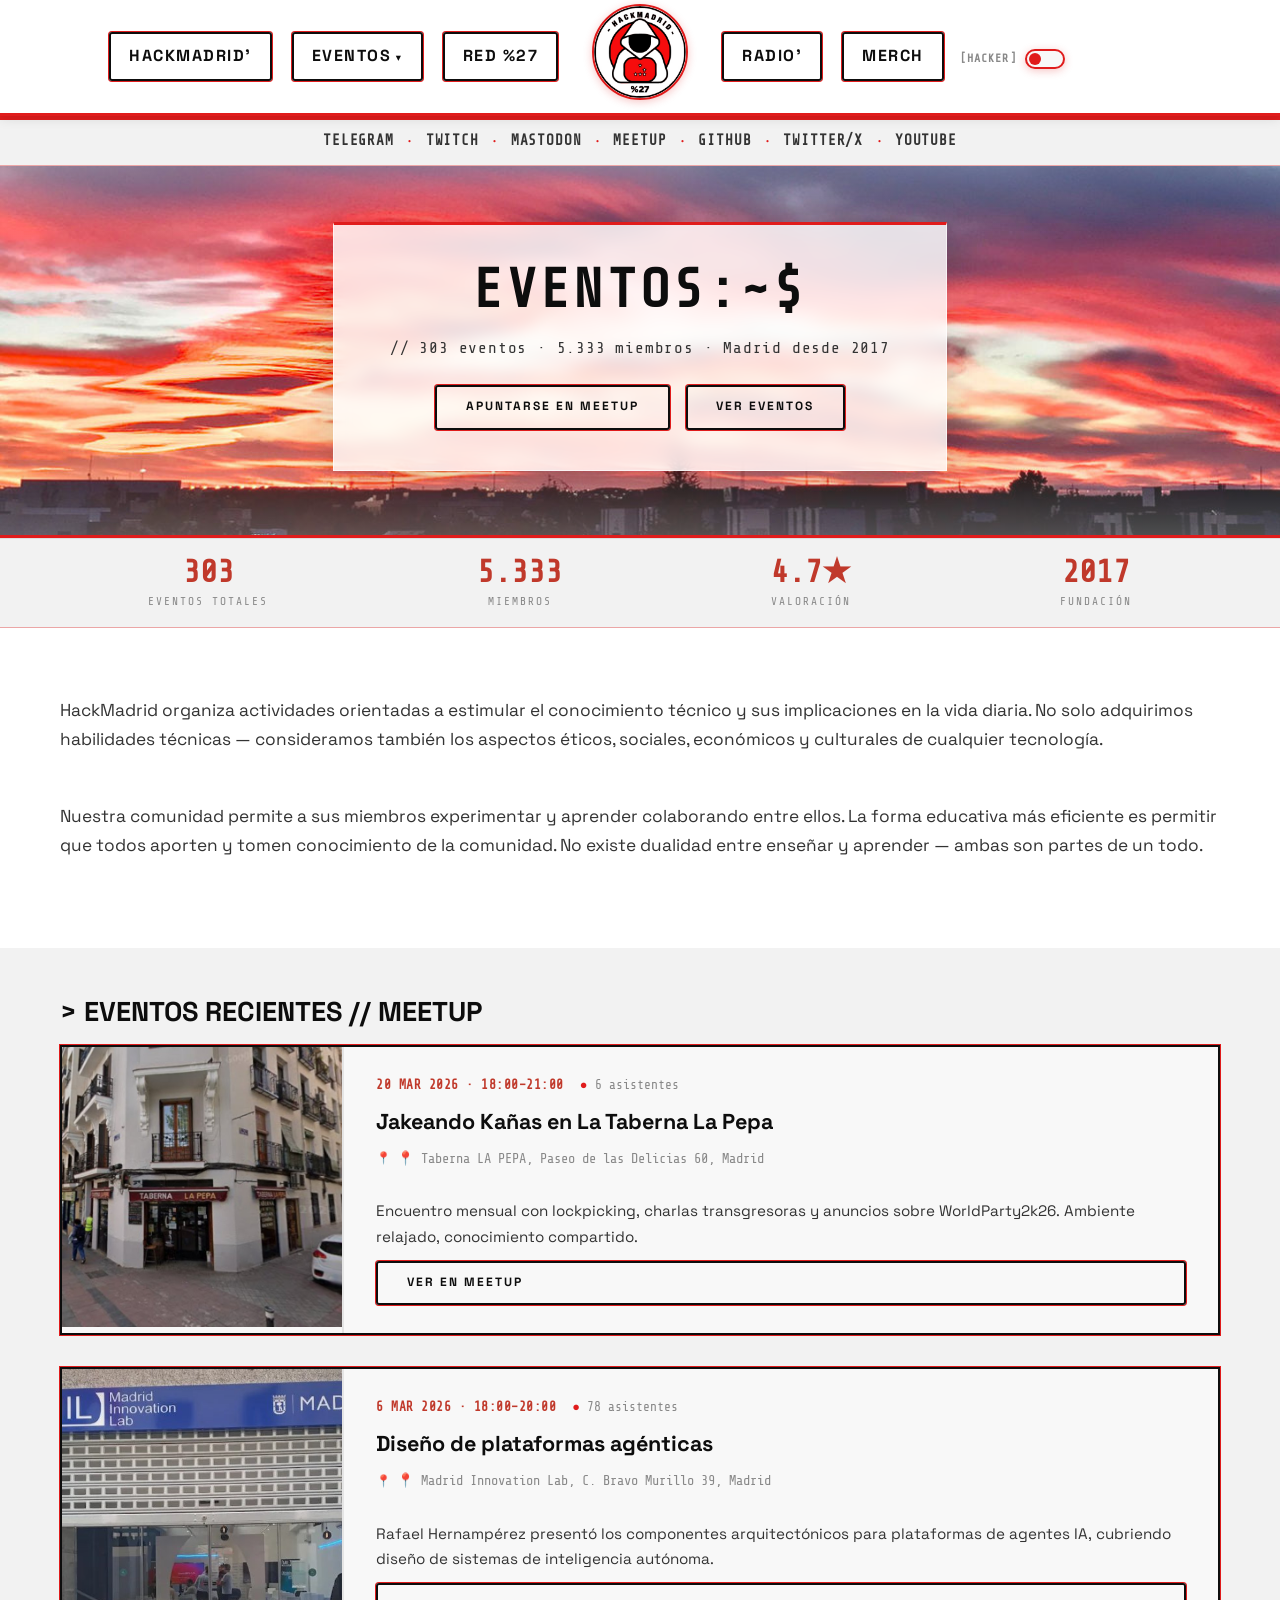
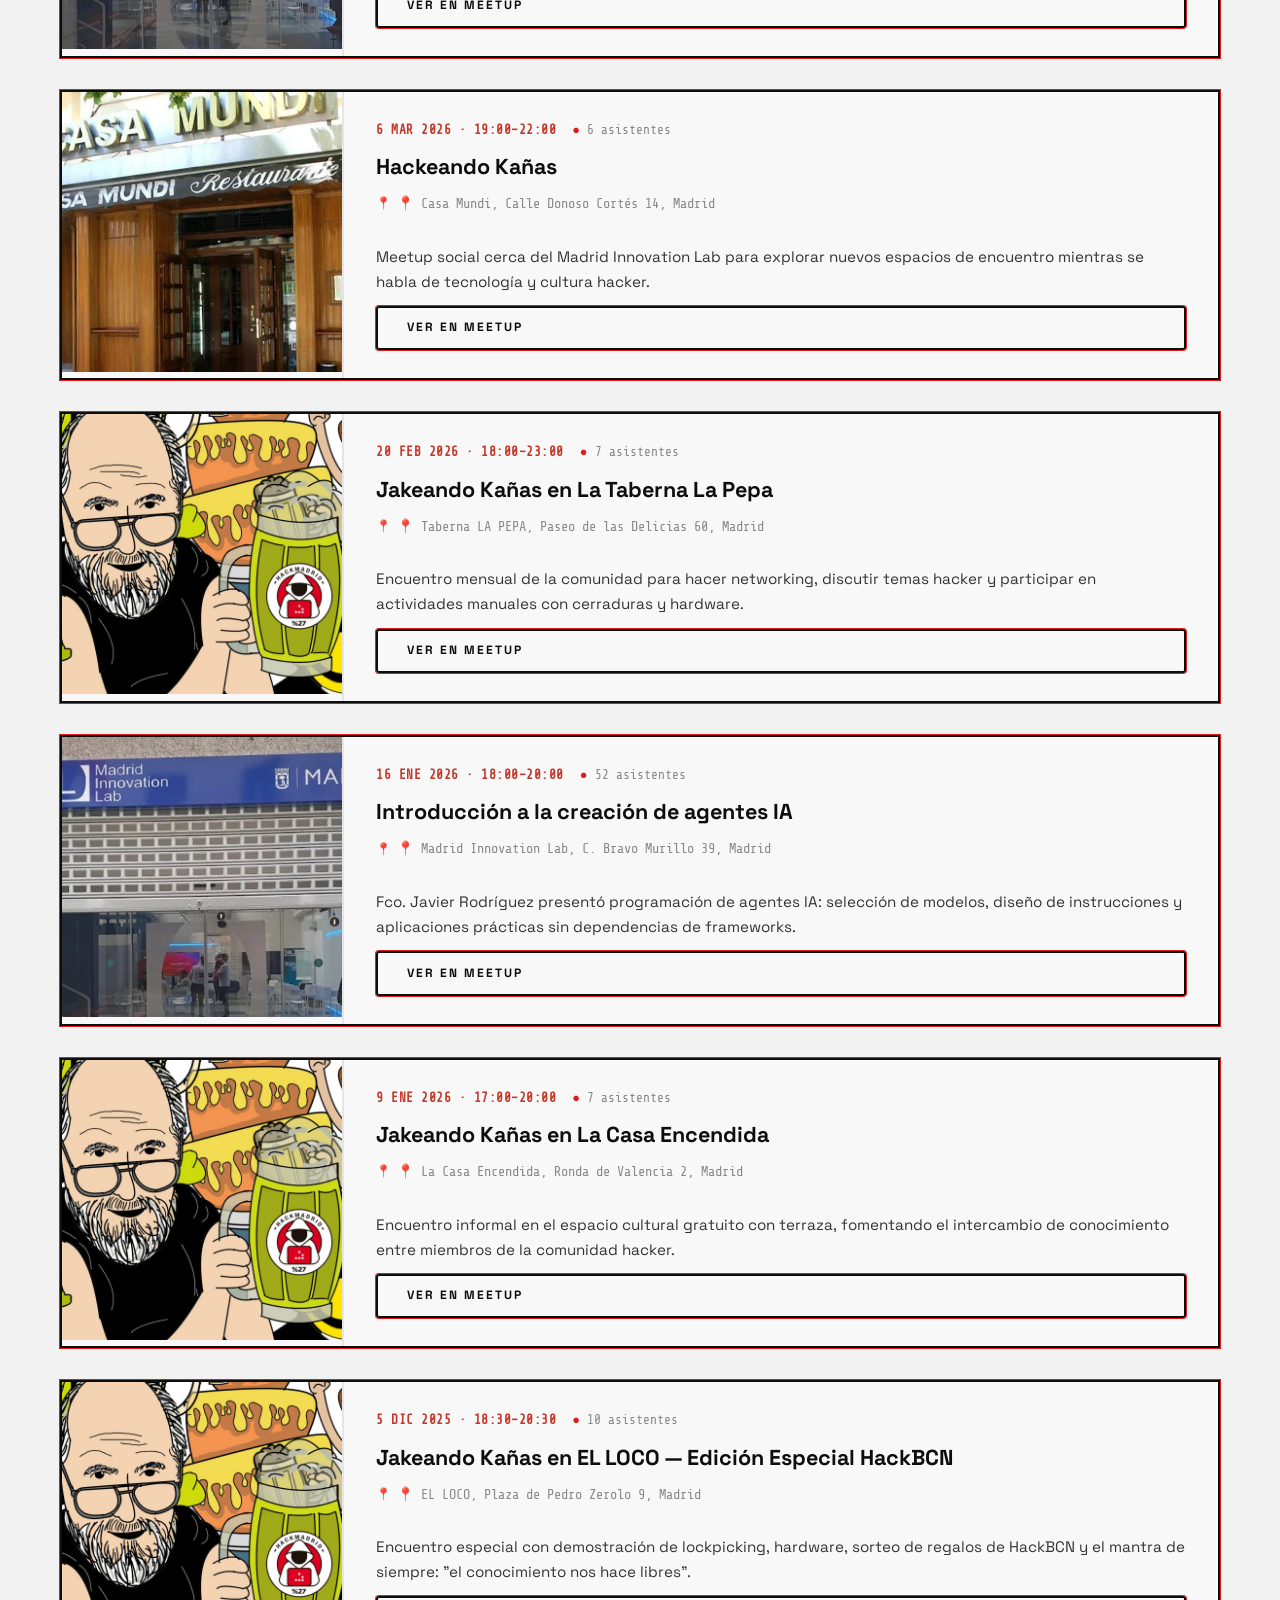
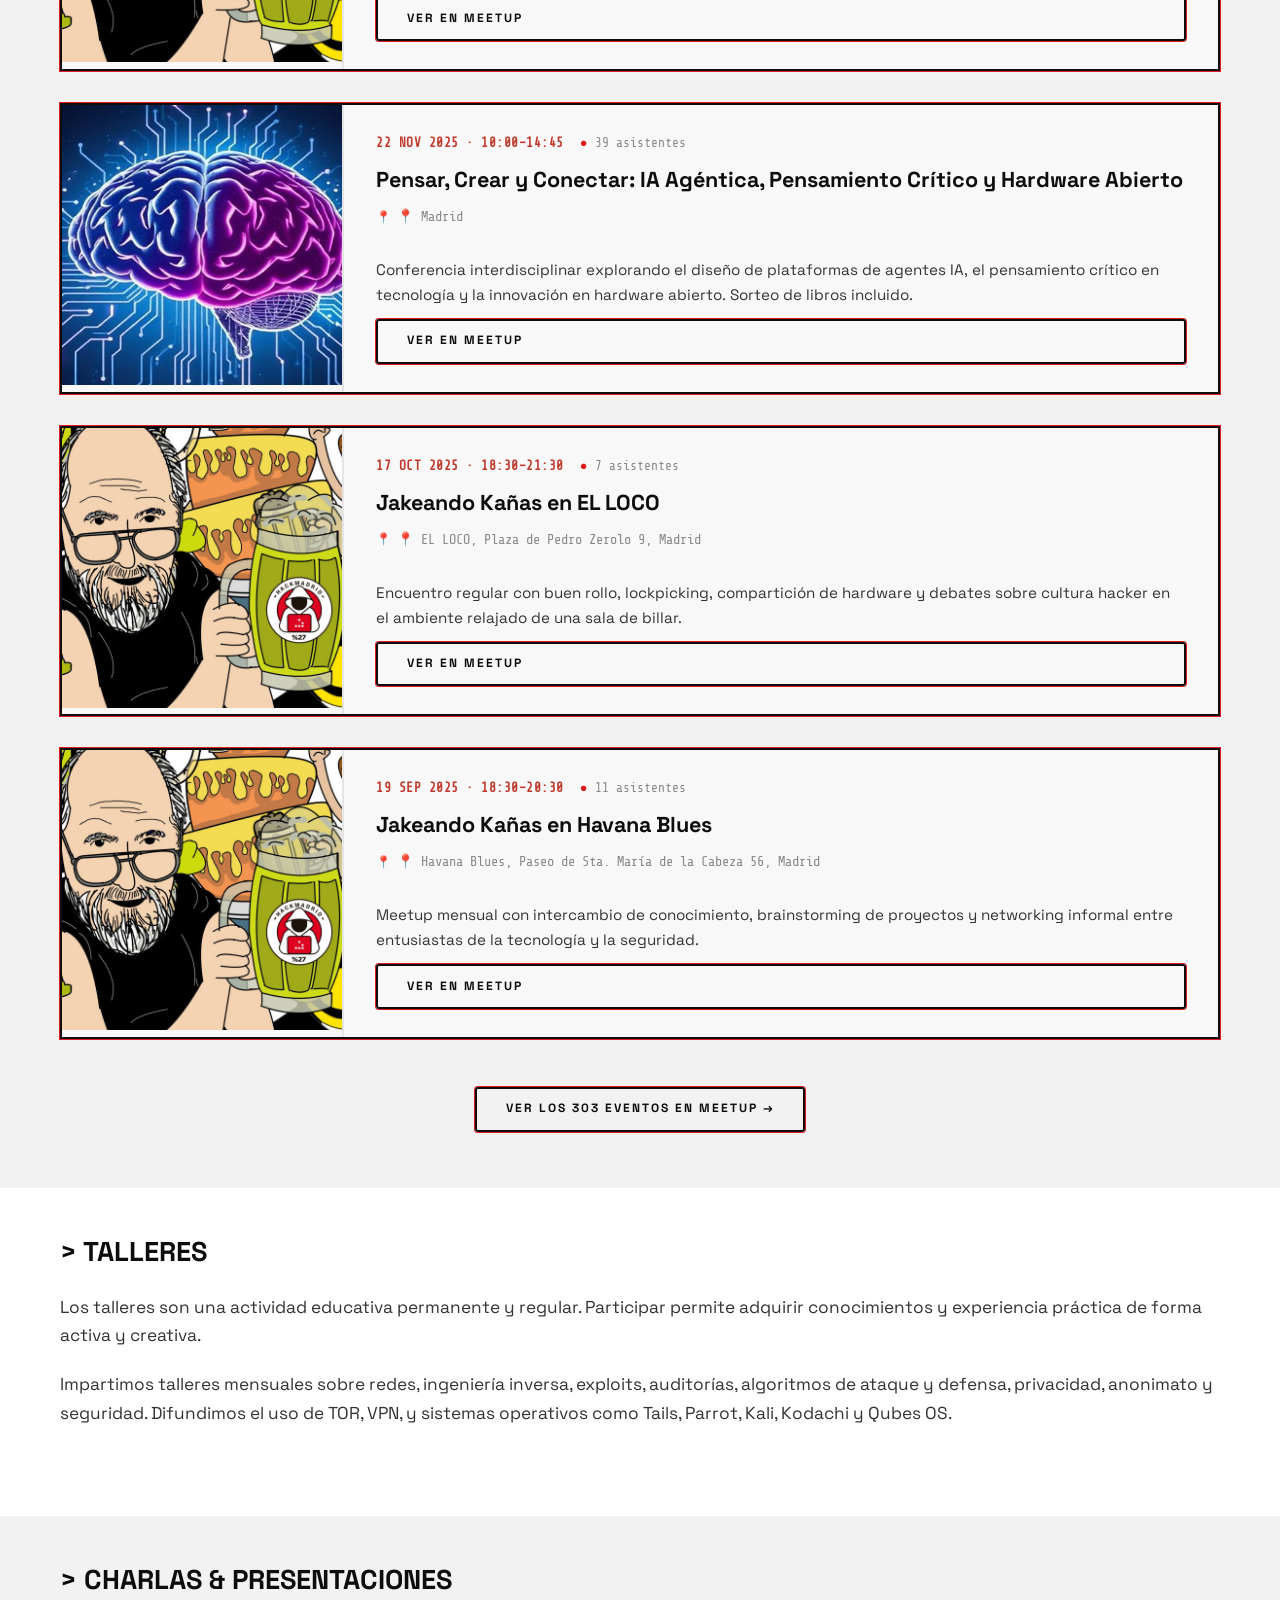
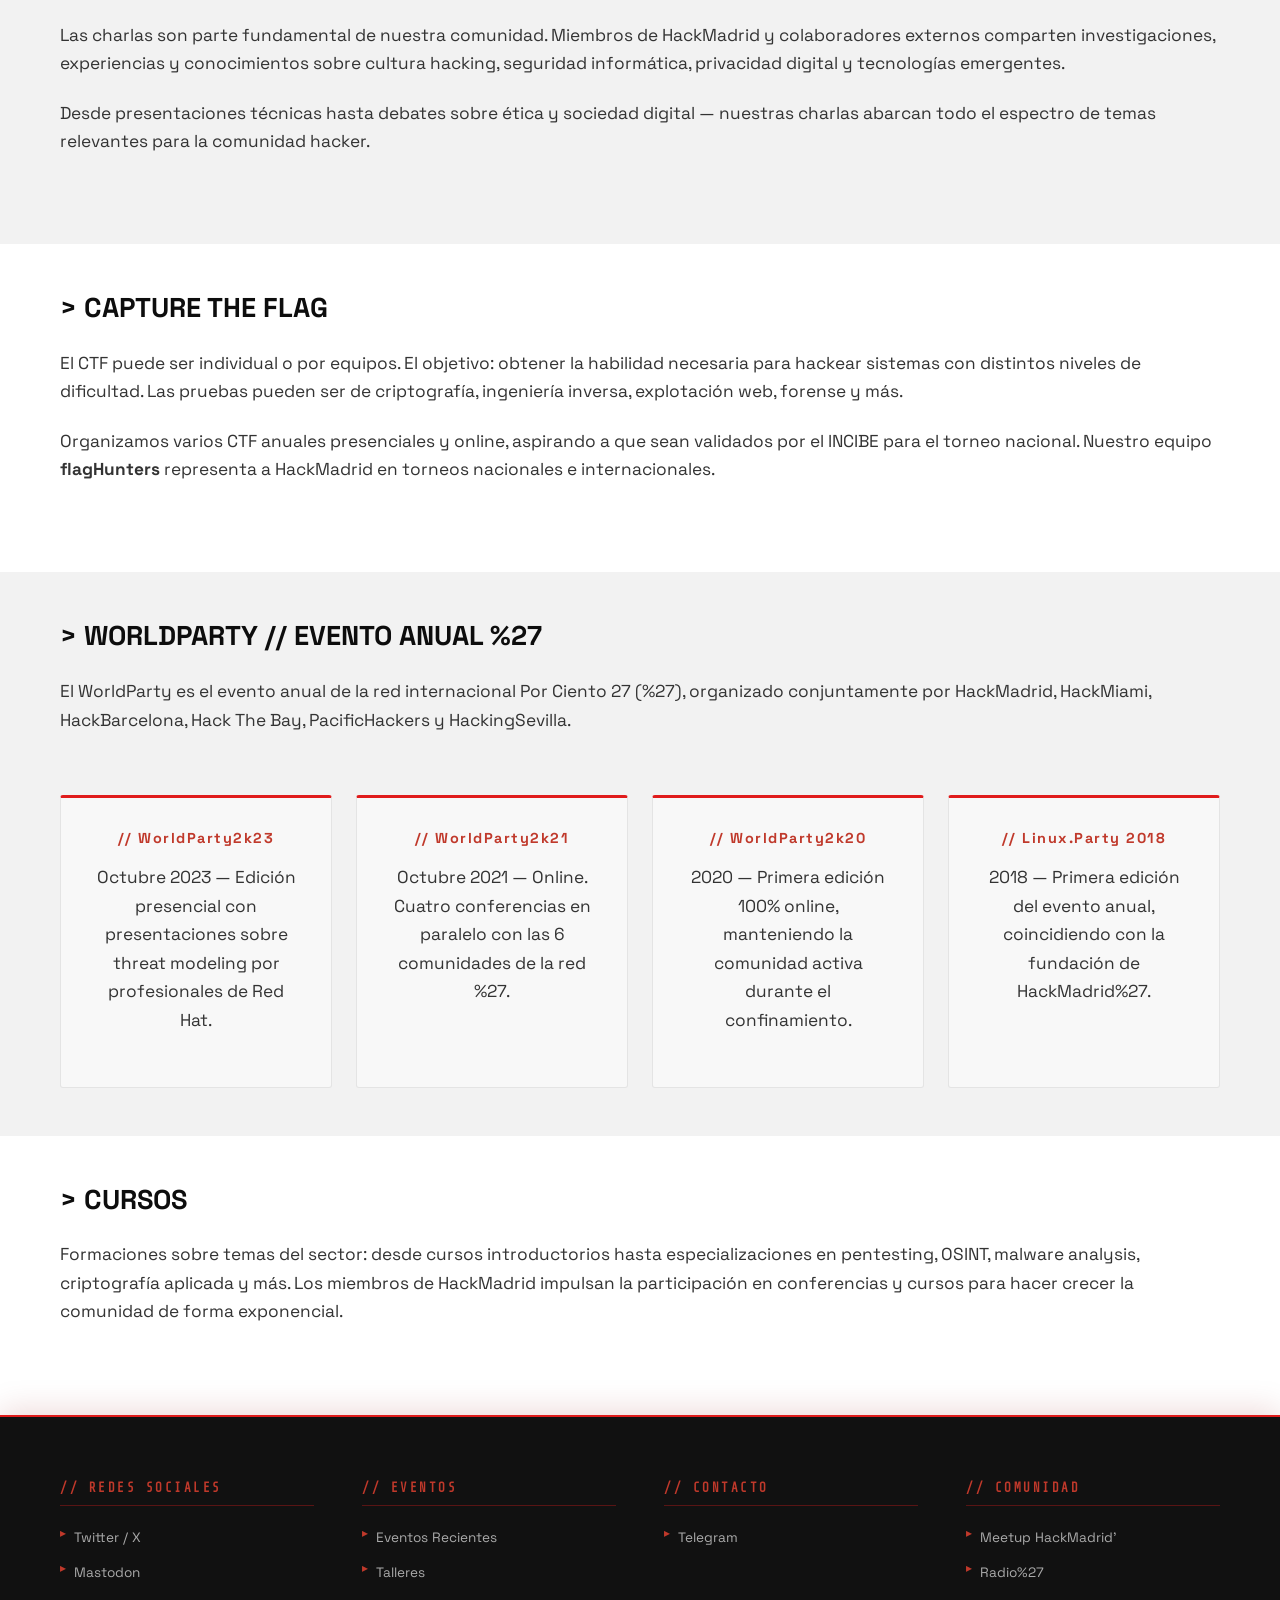
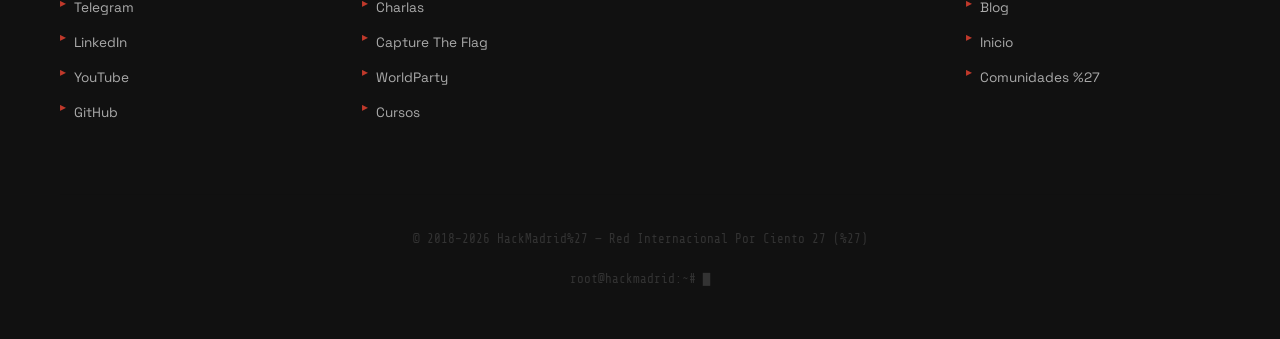
<file: eventos.html>
<!DOCTYPE html>
<html lang="es">
<head>
  <meta charset="UTF-8">
  <meta name="viewport" content="width=device-width, initial-scale=1.0">
  <meta name="description" content="Eventos HackMadrid%27 — Talleres, charlas, CTF, WorldParty y encuentros de la comunidad hacker de Madrid.">
  <meta name="theme-color" content="#8B0000">
  <link rel="icon" type="image/png" sizes="32x32" href="assets/images/logos/cropped-logo_hackmadrid_sin_fondo-32x32.png">
  <link rel="shortcut icon" href="assets/images/logos/cropped-logo_hackmadrid_sin_fondo-32x32.png">
  <title>Eventos — HackMadrid%27</title>
  <link rel="stylesheet" href="css/cyberpunk-style.css">
</head>
<body>

  <!-- Mobile Menu Checkbox -->
  <input type="checkbox" id="mobile-menu-toggle" class="mobile-menu-checkbox" aria-hidden="true">
  <input type="checkbox" id="theme-toggle" class="theme-toggle-checkbox">

  <!-- Header -->
  <header class="site-header">
    <div class="header-inner">
      <nav class="main-nav" aria-label="Navegación principal">
        <ul class="nav-left">
          <li><a href="index.html">HACKMADRID'</a></li>
          <li class="menu-item-has-children">
            <a href="eventos.html">EVENTOS</a>
            <ul class="sub-menu">
              <li><a href="eventos.html#talleres">Talleres</a></li>
              <li><a href="eventos.html#presentaciones">Charlas</a></li>
              <li><a href="eventos.html#capture-the-flag">Capture the Flag</a></li>
              <li><a href="eventos.html#worldparty">WorldParty</a></li>
              <li><a href="eventos.html#cursos">Cursos</a></li>
            </ul>
          </li>
          <li><a href="index.html#comunicaciones">RED %27</a></li>
        </ul>
      </nav>

      <div class="site-logo">
        <a href="index.html" aria-label="HackMadrid Home">
          <img src="assets/images/logos/logo_hackmadrid_sin_fondo.png" alt="HackMadrid Logo" width="96" height="96">
        </a>
      </div>

      <nav class="main-nav" aria-label="Navegación secundaria">
        <ul class="nav-right">
          <li><a href="https://anchor.fm/radio27" target="_blank" rel="noopener noreferrer">RADIO'</a></li>
          <li><a href="merchdacing.html">MERCH</a></li>
          <li class="nav-hacker-toggle">
            <label for="theme-toggle" class="hacker-toggle-btn" aria-label="Activar modo hacker">
              [HACKER]<span class="toggle-track"><span class="toggle-thumb"></span></span>
            </label>
          </li>
        </ul>
      </nav>

      <label for="mobile-menu-toggle" class="mobile-menu-toggle" aria-label="Abrir menú">☰</label>
    </div>
  </header>

  <!-- Social Bar -->
  <div class="social-bar">
    <div class="social-bar-inner">
      <a href="https://t.me/hackmadrid" target="_blank" rel="noopener noreferrer">Telegram</a>
      <span class="social-sep">·</span>
      <a href="https://twitch.tv/hackmadrid" target="_blank" rel="noopener noreferrer">Twitch</a>
      <span class="social-sep">·</span>
      <a href="https://mastodon.social/@hackmadrid" target="_blank" rel="noopener noreferrer">Mastodon</a>
      <span class="social-sep">·</span>
      <a href="https://www.meetup.com/hackmadrid-27/" target="_blank" rel="noopener noreferrer">Meetup</a>
      <span class="social-sep">·</span>
      <a href="https://github.com/HackMadrid" target="_blank" rel="noopener noreferrer">GitHub</a>
      <span class="social-sep">·</span>
      <a href="https://twitter.com/hackmadrid" target="_blank" rel="noopener noreferrer">Twitter/X</a>
      <span class="social-sep">·</span>
      <a href="https://youtube.com/@hackmadrid" target="_blank" rel="noopener noreferrer">YouTube</a>
    </div>
  </div>

  <main>

    <!-- HERO -->
    <section class="hero-section">
      <div class="container">
        <div class="hero-content">
          <h1 class="glitch">EVENTOS:~$</h1>
          <p class="hero-subtitle">// 303 eventos · 5.333 miembros · Madrid desde 2017</p>
          <div class="hero-actions">
            <a href="https://www.meetup.com/hackmadrid-27/" target="_blank" rel="noopener noreferrer" class="btn">APUNTARSE EN MEETUP</a>
            <a href="eventos.html#recientes" class="btn">VER EVENTOS</a>
          </div>
        </div>
      </div>
    </section>

    <!-- INTRO -->
    <div class="stats-bar">
      <div class="stats-inner">
        <div class="stat-item">
          <span class="stat-number">303</span>
          <span class="stat-label">Eventos totales</span>
        </div>
        <div class="stat-item">
          <span class="stat-number">5.333</span>
          <span class="stat-label">Miembros</span>
        </div>
        <div class="stat-item">
          <span class="stat-number">4.7★</span>
          <span class="stat-label">Valoración</span>
        </div>
        <div class="stat-item">
          <span class="stat-number">2017</span>
          <span class="stat-label">Fundación</span>
        </div>
      </div>
    </div>

    <!-- DESCRIPCION -->
    <section class="section">
      <div class="container">
        <div class="content-box">
          <p>HackMadrid organiza actividades orientadas a estimular el conocimiento técnico y sus implicaciones en la vida diaria. No solo adquirimos habilidades técnicas — consideramos también los aspectos éticos, sociales, económicos y culturales de cualquier tecnología.</p>
        </div>
        <div class="content-box">
          <p>Nuestra comunidad permite a sus miembros experimentar y aprender colaborando entre ellos. La forma educativa más eficiente es permitir que todos aporten y tomen conocimiento de la comunidad. No existe dualidad entre enseñar y aprender — ambas son partes de un todo.</p>
        </div>
      </div>
    </section>

    <!-- EVENTOS RECIENTES -->
    <section id="recientes" class="section section-dark">
      <div class="container">
        <h2>> EVENTOS RECIENTES // MEETUP</h2>

        <div class="events-list">

          <!-- Evento 1 -->
          <article class="event-item">
            <div class="event-item-img">
              <img src="assets/images/events/event-jakeando-taberna2.jpeg"
                   alt="Jakeando Kañas en La Taberna La Pepa" loading="lazy">
            </div>
            <div class="event-item-body">
              <div class="event-item-meta">
                <span class="event-item-date">20 Mar 2026 · 18:00–21:00</span>
                <span class="event-item-attendees">6 asistentes</span>
              </div>
              <h3 class="event-item-title">Jakeando Kañas en La Taberna La Pepa</h3>
              <p class="event-item-location">📍 Taberna LA PEPA, Paseo de las Delicias 60, Madrid</p>
              <p class="event-item-desc">Encuentro mensual con lockpicking, charlas transgresoras y anuncios sobre WorldParty2k26. Ambiente relajado, conocimiento compartido.</p>
              <a href="https://www.meetup.com/hackmadrid-27/" target="_blank" rel="noopener noreferrer" class="btn">VER EN MEETUP</a>
            </div>
          </article>

          <!-- Evento 2 -->
          <article class="event-item">
            <div class="event-item-img">
              <img src="assets/images/events/event-plataformas-agenticas.jpeg"
                   alt="Diseño de plataformas agénticas" loading="lazy">
            </div>
            <div class="event-item-body">
              <div class="event-item-meta">
                <span class="event-item-date">6 Mar 2026 · 18:00–20:00</span>
                <span class="event-item-attendees">78 asistentes</span>
              </div>
              <h3 class="event-item-title">Diseño de plataformas agénticas</h3>
              <p class="event-item-location">📍 Madrid Innovation Lab, C. Bravo Murillo 39, Madrid</p>
              <p class="event-item-desc">Rafael Hernampérez presentó los componentes arquitectónicos para plataformas de agentes IA, cubriendo diseño de sistemas de inteligencia autónoma.</p>
              <a href="https://www.meetup.com/hackmadrid-27/" target="_blank" rel="noopener noreferrer" class="btn">VER EN MEETUP</a>
            </div>
          </article>

          <!-- Evento 3 -->
          <article class="event-item">
            <div class="event-item-img">
              <img src="assets/images/events/event-hackeando-kanas.jpeg"
                   alt="Hackeando Kañas" loading="lazy">
            </div>
            <div class="event-item-body">
              <div class="event-item-meta">
                <span class="event-item-date">6 Mar 2026 · 19:00–22:00</span>
                <span class="event-item-attendees">6 asistentes</span>
              </div>
              <h3 class="event-item-title">Hackeando Kañas</h3>
              <p class="event-item-location">📍 Casa Mundi, Calle Donoso Cortés 14, Madrid</p>
              <p class="event-item-desc">Meetup social cerca del Madrid Innovation Lab para explorar nuevos espacios de encuentro mientras se habla de tecnología y cultura hacker.</p>
              <a href="https://www.meetup.com/hackmadrid-27/" target="_blank" rel="noopener noreferrer" class="btn">VER EN MEETUP</a>
            </div>
          </article>

          <!-- Evento 4 -->
          <article class="event-item">
            <div class="event-item-img">
              <img src="assets/images/events/event-jakeando-kanas-feb.jpeg"
                   alt="Jakeando Kañas febrero 2026" loading="lazy">
            </div>
            <div class="event-item-body">
              <div class="event-item-meta">
                <span class="event-item-date">20 Feb 2026 · 18:00–23:00</span>
                <span class="event-item-attendees">7 asistentes</span>
              </div>
              <h3 class="event-item-title">Jakeando Kañas en La Taberna La Pepa</h3>
              <p class="event-item-location">📍 Taberna LA PEPA, Paseo de las Delicias 60, Madrid</p>
              <p class="event-item-desc">Encuentro mensual de la comunidad para hacer networking, discutir temas hacker y participar en actividades manuales con cerraduras y hardware.</p>
              <a href="https://www.meetup.com/hackmadrid-27/" target="_blank" rel="noopener noreferrer" class="btn">VER EN MEETUP</a>
            </div>
          </article>

          <!-- Evento 5 -->
          <article class="event-item">
            <div class="event-item-img">
              <img src="assets/images/events/event-agentes-ia.jpeg"
                   alt="Introducción a la creación de agentes IA" loading="lazy">
            </div>
            <div class="event-item-body">
              <div class="event-item-meta">
                <span class="event-item-date">16 Ene 2026 · 18:00–20:00</span>
                <span class="event-item-attendees">52 asistentes</span>
              </div>
              <h3 class="event-item-title">Introducción a la creación de agentes IA</h3>
              <p class="event-item-location">📍 Madrid Innovation Lab, C. Bravo Murillo 39, Madrid</p>
              <p class="event-item-desc">Fco. Javier Rodríguez presentó programación de agentes IA: selección de modelos, diseño de instrucciones y aplicaciones prácticas sin dependencias de frameworks.</p>
              <a href="https://www.meetup.com/hackmadrid-27/" target="_blank" rel="noopener noreferrer" class="btn">VER EN MEETUP</a>
            </div>
          </article>

          <!-- Evento 6 -->
          <article class="event-item">
            <div class="event-item-img">
              <img src="assets/images/events/event-jakeando-kanas-feb.jpeg"
                   alt="Jakeando Kañas en La Casa Encendida" loading="lazy">
            </div>
            <div class="event-item-body">
              <div class="event-item-meta">
                <span class="event-item-date">9 Ene 2026 · 17:00–20:00</span>
                <span class="event-item-attendees">7 asistentes</span>
              </div>
              <h3 class="event-item-title">Jakeando Kañas en La Casa Encendida</h3>
              <p class="event-item-location">📍 La Casa Encendida, Ronda de Valencia 2, Madrid</p>
              <p class="event-item-desc">Encuentro informal en el espacio cultural gratuito con terraza, fomentando el intercambio de conocimiento entre miembros de la comunidad hacker.</p>
              <a href="https://www.meetup.com/hackmadrid-27/" target="_blank" rel="noopener noreferrer" class="btn">VER EN MEETUP</a>
            </div>
          </article>

          <!-- Evento 7 -->
          <article class="event-item">
            <div class="event-item-img">
              <img src="assets/images/events/event-jakeando-loco.jpeg"
                   alt="Jakeando Kañas HackBCN Edition" loading="lazy">
            </div>
            <div class="event-item-body">
              <div class="event-item-meta">
                <span class="event-item-date">5 Dic 2025 · 18:30–20:30</span>
                <span class="event-item-attendees">10 asistentes</span>
              </div>
              <h3 class="event-item-title">Jakeando Kañas en EL LOCO — Edición Especial HackBCN</h3>
              <p class="event-item-location">📍 EL LOCO, Plaza de Pedro Zerolo 9, Madrid</p>
              <p class="event-item-desc">Encuentro especial con demostración de lockpicking, hardware, sorteo de regalos de HackBCN y el mantra de siempre: "el conocimiento nos hace libres".</p>
              <a href="https://www.meetup.com/hackmadrid-27/" target="_blank" rel="noopener noreferrer" class="btn">VER EN MEETUP</a>
            </div>
          </article>

          <!-- Evento 8 -->
          <article class="event-item">
            <div class="event-item-img">
              <img src="assets/images/events/event-pensar-crear-conectar.jpeg"
                   alt="Pensar, Crear y Conectar" loading="lazy">
            </div>
            <div class="event-item-body">
              <div class="event-item-meta">
                <span class="event-item-date">22 Nov 2025 · 10:00–14:45</span>
                <span class="event-item-attendees">39 asistentes</span>
              </div>
              <h3 class="event-item-title">Pensar, Crear y Conectar: IA Agéntica, Pensamiento Crítico y Hardware Abierto</h3>
              <p class="event-item-location">📍 Madrid</p>
              <p class="event-item-desc">Conferencia interdisciplinar explorando el diseño de plataformas de agentes IA, el pensamiento crítico en tecnología y la innovación en hardware abierto. Sorteo de libros incluido.</p>
              <a href="https://www.meetup.com/hackmadrid-27/" target="_blank" rel="noopener noreferrer" class="btn">VER EN MEETUP</a>
            </div>
          </article>

          <!-- Evento 9 -->
          <article class="event-item">
            <div class="event-item-img">
              <img src="assets/images/events/event-jakeando-loco.jpeg"
                   alt="Jakeando Kañas en EL LOCO" loading="lazy">
            </div>
            <div class="event-item-body">
              <div class="event-item-meta">
                <span class="event-item-date">17 Oct 2025 · 18:30–21:30</span>
                <span class="event-item-attendees">7 asistentes</span>
              </div>
              <h3 class="event-item-title">Jakeando Kañas en EL LOCO</h3>
              <p class="event-item-location">📍 EL LOCO, Plaza de Pedro Zerolo 9, Madrid</p>
              <p class="event-item-desc">Encuentro regular con buen rollo, lockpicking, compartición de hardware y debates sobre cultura hacker en el ambiente relajado de una sala de billar.</p>
              <a href="https://www.meetup.com/hackmadrid-27/" target="_blank" rel="noopener noreferrer" class="btn">VER EN MEETUP</a>
            </div>
          </article>

          <!-- Evento 10 -->
          <article class="event-item">
            <div class="event-item-img">
              <img src="assets/images/events/event-havana-blues.jpeg"
                   alt="Jakeando Kañas en Havana Blues" loading="lazy">
            </div>
            <div class="event-item-body">
              <div class="event-item-meta">
                <span class="event-item-date">19 Sep 2025 · 18:30–20:30</span>
                <span class="event-item-attendees">11 asistentes</span>
              </div>
              <h3 class="event-item-title">Jakeando Kañas en Havana Blues</h3>
              <p class="event-item-location">📍 Havana Blues, Paseo de Sta. María de la Cabeza 56, Madrid</p>
              <p class="event-item-desc">Meetup mensual con intercambio de conocimiento, brainstorming de proyectos y networking informal entre entusiastas de la tecnología y la seguridad.</p>
              <a href="https://www.meetup.com/hackmadrid-27/" target="_blank" rel="noopener noreferrer" class="btn">VER EN MEETUP</a>
            </div>
          </article>

        </div>

        <div style="margin-top: 3rem; text-align: center;">
          <a href="https://www.meetup.com/hackmadrid-27/events/?type=past" target="_blank" rel="noopener noreferrer" class="btn">VER LOS 303 EVENTOS EN MEETUP →</a>
        </div>
      </div>
    </section>

    <!-- TIPOS DE EVENTOS -->
    <section id="talleres" class="section">
      <div class="container">
        <h2>> TALLERES</h2>
        <div class="content-box">
          <p>Los talleres son una actividad educativa permanente y regular. Participar permite adquirir conocimientos y experiencia práctica de forma activa y creativa.</p>
          <p>Impartimos talleres mensuales sobre redes, ingeniería inversa, exploits, auditorías, algoritmos de ataque y defensa, privacidad, anonimato y seguridad. Difundimos el uso de TOR, VPN, y sistemas operativos como Tails, Parrot, Kali, Kodachi y Qubes OS.</p>
        </div>
      </div>
    </section>

    <section id="presentaciones" class="section section-dark">
      <div class="container">
        <h2>> CHARLAS &amp; PRESENTACIONES</h2>
        <div class="content-box">
          <p>Las charlas son parte fundamental de nuestra comunidad. Miembros de HackMadrid y colaboradores externos comparten investigaciones, experiencias y conocimientos sobre cultura hacking, seguridad informática, privacidad digital y tecnologías emergentes.</p>
          <p>Desde presentaciones técnicas hasta debates sobre ética y sociedad digital — nuestras charlas abarcan todo el espectro de temas relevantes para la comunidad hacker.</p>
        </div>
      </div>
    </section>

    <section id="capture-the-flag" class="section">
      <div class="container">
        <h2>> CAPTURE THE FLAG</h2>
        <div class="content-box">
          <p>El CTF puede ser individual o por equipos. El objetivo: obtener la habilidad necesaria para hackear sistemas con distintos niveles de dificultad. Las pruebas pueden ser de criptografía, ingeniería inversa, explotación web, forense y más.</p>
          <p>Organizamos varios CTF anuales presenciales y online, aspirando a que sean validados por el INCIBE para el torneo nacional. Nuestro equipo <strong>flagHunters</strong> representa a HackMadrid en torneos nacionales e internacionales.</p>
        </div>
      </div>
    </section>

    <section id="worldparty" class="section section-dark">
      <div class="container">
        <h2>> WORLDPARTY // EVENTO ANUAL %27</h2>
        <div class="content-box">
          <p>El WorldParty es el evento anual de la red internacional Por Ciento 27 (%27), organizado conjuntamente por HackMadrid, HackMiami, HackBarcelona, Hack The Bay, PacificHackers y HackingSevilla.</p>
        </div>
        <div class="event-grid">
          <div class="event-card">
            <h3>// WorldParty2k23</h3>
            <p>Octubre 2023 — Edición presencial con presentaciones sobre threat modeling por profesionales de Red Hat.</p>
          </div>
          <div class="event-card">
            <h3>// WorldParty2k21</h3>
            <p>Octubre 2021 — Online. Cuatro conferencias en paralelo con las 6 comunidades de la red %27.</p>
          </div>
          <div class="event-card">
            <h3>// WorldParty2k20</h3>
            <p>2020 — Primera edición 100% online, manteniendo la comunidad activa durante el confinamiento.</p>
          </div>
          <div class="event-card">
            <h3>// Linux.Party 2018</h3>
            <p>2018 — Primera edición del evento anual, coincidiendo con la fundación de HackMadrid%27.</p>
          </div>
        </div>
      </div>
    </section>

    <section id="cursos" class="section">
      <div class="container">
        <h2>> CURSOS</h2>
        <div class="content-box">
          <p>Formaciones sobre temas del sector: desde cursos introductorios hasta especializaciones en pentesting, OSINT, malware analysis, criptografía aplicada y más. Los miembros de HackMadrid impulsan la participación en conferencias y cursos para hacer crecer la comunidad de forma exponencial.</p>
        </div>
      </div>
    </section>

  </main>

  <footer class="site-footer">
    <div class="container">
      <div class="footer-widgets">
        <div class="footer-widget">
          <h3>// REDES SOCIALES</h3>
          <ul>
            <li><a href="https://twitter.com/hackmadrid" target="_blank" rel="noopener noreferrer">Twitter / X</a></li>
            <li><a href="https://mastodon.social/@hackmadrid" target="_blank" rel="noopener noreferrer">Mastodon</a></li>
            <li><a href="https://t.me/hackmadrid" target="_blank" rel="noopener noreferrer">Telegram</a></li>
            <li><a href="https://linkedin.com/company/hackmadrid" target="_blank" rel="noopener noreferrer">LinkedIn</a></li>
            <li><a href="https://youtube.com/@hackmadrid" target="_blank" rel="noopener noreferrer">YouTube</a></li>
            <li><a href="https://github.com/HackMadrid" target="_blank" rel="noopener noreferrer">GitHub</a></li>
          </ul>
        </div>
        <div class="footer-widget">
          <h3>// EVENTOS</h3>
          <ul>
            <li><a href="eventos.html#recientes">Eventos Recientes</a></li>
            <li><a href="eventos.html#talleres">Talleres</a></li>
            <li><a href="eventos.html#presentaciones">Charlas</a></li>
            <li><a href="eventos.html#capture-the-flag">Capture The Flag</a></li>
            <li><a href="eventos.html#worldparty">WorldParty</a></li>
            <li><a href="eventos.html#cursos">Cursos</a></li>
          </ul>
        </div>
        <div class="footer-widget">
          <h3>// CONTACTO</h3>
          <ul>
            <li><a href="https://t.me/hackmadrid" target="_blank" rel="noopener noreferrer">Telegram</a></li>
          </ul>
        </div>
        <div class="footer-widget">
          <h3>// COMUNIDAD</h3>
          <ul>
            <li><a href="https://www.meetup.com/hackmadrid-27/" target="_blank" rel="noopener noreferrer">Meetup HackMadrid'</a></li>
            <li><a href="https://anchor.fm/radio27" target="_blank" rel="noopener noreferrer">Radio%27</a></li>
            <li><a href="https://blog.hackmadrid.org" target="_blank" rel="noopener noreferrer">Blog</a></li>
            <li><a href="index.html">Inicio</a></li>
            <li><a href="https://hackmadrid.com/comunidades.html">Comunidades %27</a></li>
          </ul>
        </div>
      </div>
      <div class="footer-bottom">
        <p>&copy; 2018–2026 HackMadrid%27 — Red Internacional Por Ciento 27 (%27)</p>
        <p>root@hackmadrid:~# █</p>
      </div>
    </div>
  </footer>

  <script>
    (function() {
      var toggle = document.getElementById('theme-toggle');
      if (localStorage.getItem('hm-theme') === 'hacker') toggle.checked = true;
      toggle.addEventListener('change', function() {
        localStorage.setItem('hm-theme', this.checked ? 'hacker' : 'default');
      });
    })();
  </script>
</body>
</html>
</file>
<file: css/cyberpunk-style.css>
/**
 * HackMadrid — Dual Theme Stylesheet
 * Default : Light Mode  (blanco · negro · rojo sangre)
 * Hacker  : Matrix Mode (negro puro · verde neón · monoespaciado)
 *
 * CSS-only theming via :has() + checkbox toggle
 */

@import url('https://fonts.googleapis.com/css2?family=Space+Grotesk:wght@300;400;500;600;700&family=Share+Tech+Mono&display=swap');

/* ============================================================
   CSS VARIABLES — LIGHT MODE (default, toggle OFF)
   ============================================================ */
:root {
  /* Palette */
  --blood-red:   #cc0000;
  --crimson:     #e01c1c;
  --light-red:   #ff3b3b;
  --accent-red:  #e01c1c;

  /* Backgrounds */
  --bg-main:        #ffffff;
  --bg-card:        #f8f8f8;
  --bg-header:      #ffffff;
  --bg-section-alt: #f2f2f2;
  --bg-footer:      #111111;

  /* Text */
  --text-primary:   #0d0d0d;
  --text-secondary: #333333;
  --text-muted:     #888888;
  --text-accent:    #c0392b;
  --text-dark:      #000000;

  /* Borders */
  --border-primary: #e01c1c;
  --border-black:   #0d0d0d;
  --border-light:   rgba(224, 28, 28, 0.35);
  --border-subtle:  rgba(0, 0, 0, 0.08);

  /* Buttons: borde negro+rojo, hover rojo bg + letra negra */
  --btn-bg:         transparent;
  --btn-text:       #0d0d0d;
  --btn-border:     #0d0d0d;
  --btn-border2:    #e01c1c;
  --btn-hover-bg:   #e01c1c;
  --btn-hover-text: #ffffff;

  /* Sin glow en modo claro */
  --glow:      0 2px 8px rgba(224, 28, 28, 0.25);
  --glow-hard: 0 4px 16px rgba(224, 28, 28, 0.5);
  --glow-text: none;

  /* Typography */
  --font-body:    'Space Grotesk', system-ui, sans-serif;
  --font-display: 'Space Grotesk', system-ui, sans-serif;
  --font-mono:    'Share Tech Mono', 'Courier New', monospace;

  /* Layout */
  --container:    1200px;
  --header-h:     116px;
  --radius:       3px;
  --transition:   all 0.3s ease;
}

/* ============================================================
   CSS VARIABLES — HACKER / MATRIX MODE (toggle ON)
   ============================================================ */
body:has(.theme-toggle-checkbox:checked) {
  --blood-red:   #00ff41;
  --crimson:     #00cc33;
  --light-red:   #00ff41;
  --accent-red:  #00ffaa;

  --bg-main:        #000000;
  --bg-card:        #050505;
  --bg-header:      #000000;
  --bg-section-alt: #030303;
  --bg-footer:      #000000;

  --text-primary:   #00ff41;
  --text-secondary: #00cc33;
  --text-muted:     #006614;
  --text-accent:    #00ff41;

  --border-primary: #00ff41;
  --border-light:   rgba(0, 255, 65, 0.4);
  --border-subtle:  rgba(0, 255, 65, 0.15);

  --btn-bg:         transparent;
  --btn-text:       #00ff41;
  --btn-border:     #00ff41;
  --btn-hover-bg:   #00ff41;
  --btn-hover-text: #000000;

  --glow:      0 0 10px rgba(0, 255, 65, 0.6);
  --glow-hard: 0 0 25px rgba(0, 255, 65, 0.9);
  --glow-text: 0 0 5px #00ff41, 0 0 10px rgba(0, 255, 65, 0.5);

  --font-body:    'Share Tech Mono', 'Courier New', monospace;
  --font-display: 'Share Tech Mono', 'Courier New', monospace;
}

/* ============================================================
   RESET
   ============================================================ */
*, *::before, *::after {
  margin: 0;
  padding: 0;
  box-sizing: border-box;
}

html {
  font-size: 16px;
  scroll-behavior: smooth;
}

body {
  font-family: var(--font-body);
  font-size: 1.08rem;
  background-color: var(--bg-main);
  color: var(--text-primary);
  line-height: 1.65;
  overflow-x: hidden;
  transition: background-color 0.4s ease, color 0.4s ease, font-family 0.3s ease;
}

/* — Scanlines: HACKER MODE only — */
body:has(.theme-toggle-checkbox:checked)::before {
  content: '';
  position: fixed;
  inset: 0;
  background: repeating-linear-gradient(
    0deg,
    transparent,
    transparent 2px,
    rgba(0, 255, 65, 0.018) 2px,
    rgba(0, 255, 65, 0.018) 4px
  );
  pointer-events: none;
  z-index: 9997;
  animation: scanlines 10s linear infinite;
}

/* — CRT vignette: HACKER MODE only — */
body:has(.theme-toggle-checkbox:checked)::after {
  content: '';
  position: fixed;
  inset: 0;
  background: radial-gradient(ellipse at center, transparent 55%, rgba(0,0,0,0.5) 100%);
  pointer-events: none;
  z-index: 9996;
}

@keyframes scanlines {
  0%   { background-position: 0 0; }
  100% { background-position: 0 100px; }
}

/* ============================================================
   TYPOGRAPHY
   ============================================================ */
h1, h2, h3, h4, h5 {
  font-family: var(--font-display);
  font-weight: 700;
  line-height: 1.2;
  transition: font-family 0.3s ease, text-shadow 0.3s ease;
  text-shadow: var(--glow-text);
}

h1 { font-size: clamp(2rem, 5vw, 3.4rem); margin-bottom: 0.75rem; }
h2 { font-size: clamp(1.2rem, 3vw, 1.7rem); margin-bottom: 1rem; }
h3 { font-size: clamp(0.95rem, 2vw, 1.25rem); margin-bottom: 0.75rem; }
h4 { font-size: 1rem; margin-bottom: 0.75rem; }

body:has(.theme-toggle-checkbox:checked) h1,
body:has(.theme-toggle-checkbox:checked) h2,
body:has(.theme-toggle-checkbox:checked) h3,
body:has(.theme-toggle-checkbox:checked) h4 {
  text-transform: uppercase;
  letter-spacing: 3px;
}

p {
  margin-bottom: 1.2em;
  color: var(--text-secondary);
}

body:has(.theme-toggle-checkbox:checked) p {
  color: var(--text-primary);
}

a {
  color: var(--text-accent);
  text-decoration: none;
  transition: var(--transition);
}

a:hover {
  color: var(--light-red);
  text-shadow: var(--glow-text);
}

ul, ol { margin-bottom: 1.2em; }

/* — Glitch animation: HACKER MODE only — */
@keyframes glitch {
  0%, 100% { transform: translate(0); }
  20%  { transform: translate(-2px, 2px);  text-shadow: var(--glow-text), 2px 0 #ff00ff; }
  40%  { transform: translate(-2px, -2px); text-shadow: var(--glow-text), -2px 0 #00ffff; }
  60%  { transform: translate(2px, 2px);   text-shadow: var(--glow-text); }
  80%  { transform: translate(2px, -2px);  text-shadow: var(--glow-text), 2px 0 #ff00ff; }
}

body:has(.theme-toggle-checkbox:checked) .glitch {
  animation: glitch 3s infinite;
}

@keyframes blink {
  50% { opacity: 0; }
}

/* ============================================================
   LAYOUT
   ============================================================ */
.container {
  max-width: var(--container);
  margin: 0 auto;
  padding: 0 20px;
}

.section {
  padding: 3rem 20px;
}

.section-dark {
  background-color: var(--bg-section-alt);
}

/* ============================================================
   THEME TOGGLE BUTTON
   ============================================================ */
.theme-toggle-checkbox { display: none; }

/* [HACKER] toggle — inside nav-right as a li */
.nav-hacker-toggle { padding: 0 6px !important; }

.hacker-toggle-btn {
  display: inline-flex;
  align-items: center;
  gap: 0.5rem;
  cursor: pointer;
  font-family: var(--font-mono);
  font-size: 0.72rem;
  font-weight: 700;
  letter-spacing: 0.1em;
  text-transform: uppercase;
  color: var(--text-muted);
  transition: var(--transition);
  user-select: none;
  white-space: nowrap;
  padding: 0;
  background: transparent;
  border: none;
  box-shadow: none;
}

.hacker-toggle-btn:hover { color: var(--text-accent); }

/* toggle track */
.hacker-toggle-btn .toggle-track {
  width: 40px;
  height: 20px;
  background: var(--bg-card);
  border: 2px solid var(--border-primary);
  border-radius: 10px;
  position: relative;
  transition: var(--transition);
  box-shadow: var(--glow);
  flex-shrink: 0;
  display: inline-block;
}

.hacker-toggle-btn .toggle-thumb {
  width: 12px;
  height: 12px;
  background: var(--border-primary);
  border-radius: 50%;
  position: absolute;
  top: 2px;
  left: 2px;
  transition: all 0.3s cubic-bezier(0.68, -0.55, 0.265, 1.55);
  display: block;
}

/* Active state */
body:has(.theme-toggle-checkbox:checked) .hacker-toggle-btn {
  color: var(--text-accent);
  text-shadow: var(--glow-text);
}

body:has(.theme-toggle-checkbox:checked) .hacker-toggle-btn .toggle-track {
  background: rgba(0, 255, 65, 0.1);
  box-shadow: var(--glow-hard);
}

body:has(.theme-toggle-checkbox:checked) .hacker-toggle-btn .toggle-thumb {
  left: calc(100% - 14px);
}

/* ============================================================
   SOCIAL BAR — below nav
   ============================================================ */
.social-bar {
  background: var(--bg-section-alt);
  border-bottom: 1px solid var(--border-light);
  padding: 0.6rem 0;
}

.social-bar-inner {
  max-width: var(--container);
  margin: 0 auto;
  padding: 0 2rem;
  display: flex;
  align-items: center;
  justify-content: center;
  gap: 0.5rem;
  flex-wrap: wrap;
}

.social-bar-inner a {
  font-family: var(--font-mono);
  font-size: 0.9rem;
  font-weight: 600;
  color: var(--text-secondary);
  text-decoration: none;
  letter-spacing: 0.06em;
  text-transform: uppercase;
  padding: 0.2rem 0.4rem;
  transition: var(--transition);
}

.social-bar-inner a:hover {
  color: var(--text-accent);
}

.social-sep {
  color: var(--border-primary);
  font-size: 1rem;
  line-height: 1;
  user-select: none;
}

body:has(.theme-toggle-checkbox:checked) .social-bar {
  background: #050505;
  border-bottom-color: var(--border-light);
}

body:has(.theme-toggle-checkbox:checked) .social-bar-inner a:hover {
  text-shadow: var(--glow-text);
}

/* ============================================================
   HEADER & NAV
   ============================================================ */
.site-header {
  background: var(--bg-header);
  border-bottom: 3px solid var(--border-primary);
  /* Sombra visible en fondo blanco */
  box-shadow: 0 2px 12px rgba(0, 0, 0, 0.12), 0 4px 0 var(--border-primary);
  position: sticky;
  top: 0;
  z-index: 1000;
  height: var(--header-h);
  transition: border-color 0.4s ease, box-shadow 0.4s ease;
}

body:has(.theme-toggle-checkbox:checked) .site-header {
  box-shadow: var(--glow-hard), 0 4px 0 var(--border-primary);
}

.header-inner {
  max-width: var(--container);
  margin: 0 auto;
  height: 100%;
  padding: 0 20px;
  display: grid;
  grid-template-columns: 1fr auto 1fr;
  align-items: center;
  gap: 1.5rem;
}

.site-logo {
  grid-column: 2;
  display: flex;
  justify-content: center;
}

.site-logo img {
  height: 96px;
  width: auto;
  border-radius: 50%;
  border: 2px solid var(--border-primary);
  box-shadow: var(--glow);
  transition: var(--transition);
}

.site-logo img:hover {
  transform: scale(1.06);
  box-shadow: var(--glow-hard);
}

.main-nav { display: contents; }

.nav-left {
  grid-column: 1;
  justify-content: flex-end;
}

.nav-right {
  grid-column: 3;
  justify-content: flex-start;
}

.main-nav ul {
  list-style: none;
  display: flex;
  gap: 0;
  margin: 0;
  align-items: center;
}

.main-nav > ul > li {
  position: relative;
  padding: 0 10px;
}

.main-nav a {
  font-family: var(--font-body);
  font-size: 1rem;
  font-weight: 700;
  letter-spacing: 1.5px;
  text-transform: uppercase;
  color: var(--btn-text);
  display: block;
  padding: 9px 18px;
  border: 2px solid var(--btn-border);
  box-shadow: 0 0 0 1px var(--crimson);
  background: var(--btn-bg);
  border-radius: var(--radius);
  transition: var(--transition);
  position: relative;
  overflow: hidden;
}

.main-nav a::before {
  content: '';
  position: absolute;
  inset: 0;
  background: var(--btn-hover-bg);
  transform: scaleX(0);
  transform-origin: left;
  transition: transform 0.3s ease;
  z-index: -1;
}

.main-nav a:hover::before { transform: scaleX(1); }

.main-nav a:hover {
  color: var(--btn-hover-text);
  border-color: var(--btn-hover-bg);
  box-shadow: var(--glow);
  text-shadow: none;
}

/* Hacker mode: solo borde verde, sin doble */
body:has(.theme-toggle-checkbox:checked) .main-nav a {
  box-shadow: none;
  text-shadow: var(--glow-text);
}

body:has(.theme-toggle-checkbox:checked) .main-nav a:hover {
  box-shadow: var(--glow-hard);
  text-shadow: none;
}

/* Dropdown */
.menu-item-has-children { position: relative; }
.menu-item-has-children > a::after { content: ' ▾'; font-size: 0.65rem; }

.sub-menu {
  position: absolute;
  top: calc(100% + 12px);
  left: 0;
  background: var(--bg-card);
  border: 1px solid var(--border-light);
  border-top: 3px solid var(--border-primary);
  min-width: 200px;
  opacity: 0;
  visibility: hidden;
  transform: translateY(-6px);
  transition: var(--transition);
  list-style: none;
  padding: 0.4rem 0;
  box-shadow: 0 15px 40px rgba(0,0,0,0.6), var(--glow);
  border-radius: 0 0 var(--radius) var(--radius);
}

.nav-right .sub-menu { left: auto; right: 0; }

.menu-item-has-children:hover .sub-menu,
.menu-item-has-children:focus-within .sub-menu {
  opacity: 1;
  visibility: visible;
  transform: translateY(0);
}

.sub-menu a {
  padding: 8px 16px;
  font-size: 0.78rem;
  border: none !important;
  box-shadow: none !important;
  border-left: 3px solid transparent !important;
  border-radius: 0 !important;
  letter-spacing: 1px;
  background: transparent !important;
  color: var(--text-primary) !important;
  overflow: visible;
}

.sub-menu a::before { display: none !important; }

.sub-menu a:hover {
  border-left: 3px solid var(--border-primary) !important;
  background: var(--border-subtle) !important;
  color: var(--text-accent) !important;
  box-shadow: none !important;
}

/* Mobile */
.mobile-menu-checkbox { display: none; }
.mobile-menu-toggle {
  display: none;
  cursor: pointer;
  font-size: 1.4rem;
  color: var(--text-primary);
  background: none;
  border: none;
  transition: var(--transition);
}
.mobile-menu-toggle:hover { color: var(--text-accent); }

/* ============================================================
   HERO
   ============================================================ */
.hero-section {
  padding: 3.5rem 0 4rem;
  text-align: center;
  position: relative;
  border-bottom: 3px solid var(--crimson);
  overflow: hidden;
  /* Imagen visible — sin overlay global */
  background:
    url('../assets/images/hero/atardecer.jpg') center 60% / cover no-repeat;
}

/* Franja de color sutil arriba y abajo para suavizar bordes */
.hero-section::before {
  content: '';
  position: absolute;
  inset: 0;
  background:
    linear-gradient(to bottom,
      rgba(255,255,255,0.25) 0%,
      transparent 20%,
      transparent 75%,
      rgba(255,255,255,0.3) 100%);
  pointer-events: none;
  z-index: 0;
}

/* El texto sobre fondo frosted glass */
.hero-content {
  position: relative;
  z-index: 1;
  display: inline-block;
  background: rgba(255, 255, 255, 0.82);
  backdrop-filter: blur(8px);
  -webkit-backdrop-filter: blur(8px);
  border: 1px solid rgba(255,255,255,0.6);
  border-top: 3px solid var(--crimson);
  padding: 2rem 3.5rem 2.5rem;
  box-shadow: 0 4px 32px rgba(0,0,0,0.12);
}

/* Hacker mode: foto autopista nocturna */
body:has(.theme-toggle-checkbox:checked) .hero-section {
  background:
    url('../assets/images/hero/hackmadrid_torres_rapidas_rojas.jpg') center 40% / cover no-repeat;
  border-bottom-color: var(--border-primary);
}

body:has(.theme-toggle-checkbox:checked) .hero-section::before {
  background:
    linear-gradient(to bottom,
      rgba(0,0,0,0.3) 0%,
      transparent 25%,
      transparent 70%,
      rgba(0,0,0,0.4) 100%);
}

/* Glass oscuro en hacker mode */
body:has(.theme-toggle-checkbox:checked) .hero-content {
  background: rgba(0, 0, 0, 0.78);
  backdrop-filter: blur(10px);
  -webkit-backdrop-filter: blur(10px);
  border-color: rgba(0, 255, 65, 0.3);
  border-top-color: var(--border-primary);
  box-shadow: 0 4px 32px rgba(0,255,65,0.15), var(--glow);
}

@keyframes binary-pulse {
  0%, 100% { opacity: 0.05; }
  50%       { opacity: 0.1; }
}

.hero-content h1 {
  font-family: var(--font-mono);
  color: var(--text-primary);
  letter-spacing: 0.08em;
}

/* Cursor blink in hacker mode */
body:has(.theme-toggle-checkbox:checked) .hero-content h1::after {
  content: '_';
  animation: blink 1s step-end infinite;
}

body:has(.theme-toggle-checkbox:checked) .hero-content h1 {
  animation: glitch 3s infinite;
}

.hero-subtitle {
  font-size: 1rem;
  color: var(--text-secondary);
  margin-top: 0.7rem;
  font-family: var(--font-mono);
  letter-spacing: 0.05em;
}

body:has(.theme-toggle-checkbox:checked) .hero-subtitle {
  color: var(--text-primary);
  text-shadow: var(--glow-text);
}

.hero-actions {
  margin-top: 1.5rem;
  display: flex;
  gap: 1rem;
  justify-content: center;
  flex-wrap: wrap;
}

/* ============================================================
   STATS BAR
   ============================================================ */
.stats-bar {
  background: var(--bg-section-alt);
  border-top: 1px solid var(--border-subtle);
  border-bottom: 1px solid var(--border-light);
  padding: 1rem 0;
}

.stats-inner {
  max-width: var(--container);
  margin: 0 auto;
  padding: 0 20px;
  display: flex;
  justify-content: space-around;
  align-items: center;
  flex-wrap: wrap;
  gap: 2rem;
}

.stat-item { text-align: center; }

.stat-link {
  text-decoration: none;
  display: block;
  transition: var(--transition);
}

.stat-link:hover .stat-number {
  text-shadow: var(--glow-hard);
  opacity: 0.85;
}

.stat-link:hover .stat-label {
  color: var(--text-accent);
}

.stat-number {
  display: block;
  font-family: var(--font-mono);
  font-size: 2rem;
  font-weight: 700;
  color: var(--text-accent);
  text-shadow: var(--glow-text);
  line-height: 1.1;
}

.stat-label {
  display: block;
  font-size: 0.7rem;
  font-family: var(--font-mono);
  text-transform: uppercase;
  letter-spacing: 2px;
  color: var(--text-muted);
  margin-top: 0.2rem;
}

/* ============================================================
   CONTENT BOXES — sin recuadro, texto limpio
   ============================================================ */
.content-box {
  padding: 0.5rem 0;
  margin: 0.75rem 0;
}

/* ============================================================
   BUTTONS
   ============================================================ */
.btn {
  display: inline-block;
  padding: 0.65rem 1.8rem;
  background: var(--btn-bg);
  color: var(--btn-text);
  /* Doble borde: negro exterior + rojo interior (light mode) */
  border: 2px solid var(--btn-border);
  box-shadow: 0 0 0 1px var(--crimson);
  font-family: var(--font-body);
  font-size: 0.75rem;
  font-weight: 700;
  letter-spacing: 2px;
  text-transform: uppercase;
  cursor: pointer;
  transition: var(--transition);
  position: relative;
  overflow: hidden;
  border-radius: var(--radius);
  text-decoration: none;
}

/* En hacker mode: solo borde verde simple, sin doble */
body:has(.theme-toggle-checkbox:checked) .btn {
  box-shadow: none;
  border-color: var(--btn-border);
}

.btn::before {
  content: '';
  position: absolute;
  inset: 0;
  background: var(--btn-hover-bg);
  transform: scaleX(0);
  transform-origin: left;
  transition: transform 0.3s ease;
  z-index: -1;
}

.btn:hover::before { transform: scaleX(1); }

.btn:hover {
  color: var(--btn-hover-text);
  border-color: var(--btn-hover-bg);
  text-shadow: none;
  box-shadow: var(--glow);
}

/* En light mode hover: quitar el doble borde al hover */
body:not(:has(.theme-toggle-checkbox:checked)) .btn:hover {
  box-shadow: 0 4px 16px rgba(192, 57, 43, 0.35);
}

body:has(.theme-toggle-checkbox:checked) .btn {
  text-shadow: var(--glow-text);
}

body:has(.theme-toggle-checkbox:checked) .btn:hover {
  text-shadow: none;
  box-shadow: var(--glow-hard);
}

/* ============================================================
   PHOTO GALLERY GRID
   ============================================================ */

/* Radio inputs legacy (ignorados) */
.photo-carousel-radio { display: none; }

/* ---- PHOTO GRID ---- */
.photo-grid {
  display: grid;
  grid-template-columns: repeat(4, 1fr);
  gap: 6px;
  margin-top: 2rem;
}

.photo-grid .photo-item {
  position: relative;
  overflow: hidden;
  aspect-ratio: 4/3;
  background: var(--bg-section-alt);
  cursor: pointer;
}

.photo-grid .photo-item img {
  width: 100%;
  height: 100%;
  object-fit: cover;
  display: block;
  transition: transform 0.4s ease, filter 0.4s ease;
}

.photo-grid .photo-item:hover img {
  transform: scale(1.07);
}

.photo-grid .photo-caption {
  position: absolute;
  bottom: 0;
  left: 0;
  right: 0;
  padding: 1.2rem 0.9rem 0.7rem;
  background: linear-gradient(to top, rgba(0,0,0,0.92) 0%, rgba(0,0,0,0.5) 70%, transparent 100%);
  color: #ffffff;
  font-family: var(--font-mono);
  font-size: 0.68rem;
  line-height: 1.4;
  letter-spacing: 0.5px;
  opacity: 0;
  transform: translateY(6px);
  transition: opacity 0.3s ease, transform 0.3s ease;
}

.photo-grid .photo-item:hover .photo-caption {
  opacity: 1;
  transform: translateY(0);
}

.photo-caption .photo-date {
  display: block;
  color: var(--text-accent);
  font-size: 0.62rem;
  font-weight: 700;
  letter-spacing: 1.5px;
  text-transform: uppercase;
  margin-bottom: 0.2rem;
  text-shadow: var(--glow-text);
}

/* En hacker mode: tinte verde en hover */
body:has(.theme-toggle-checkbox:checked) .photo-grid .photo-item:hover img {
  filter: brightness(0.8) sepia(1) hue-rotate(80deg) saturate(3);
}

/* Items grandes en posición 1 y 5 (3 y 6 de 0-index) */
.photo-grid .photo-item:nth-child(1),
.photo-grid .photo-item:nth-child(5),
.photo-grid .photo-item:nth-child(9) {
  grid-column: span 2;
}

@media (max-width: 900px) {
  .photo-grid { grid-template-columns: repeat(3, 1fr); }
  .photo-grid .photo-item:nth-child(1),
  .photo-grid .photo-item:nth-child(5),
  .photo-grid .photo-item:nth-child(9) { grid-column: span 1; }
}

@media (max-width: 600px) {
  .photo-grid { grid-template-columns: repeat(2, 1fr); gap: 4px; }
}

/* ---- Legacy carousel styles (hidden) ---- */
.photo-carousel {
  position: relative;
  margin: 2.5rem 0;
  overflow: hidden;
  border: 1px solid var(--border-light);
  border-top: 3px solid var(--border-primary);
  background: var(--bg-card);
  border-radius: var(--radius);
  box-shadow: var(--glow);
}

.photo-carousel-track {
  display: flex;
  transition: transform 0.5s ease;
}

/* Posición del carrusel según radio activo */
#pslide-1:checked ~ .photo-carousel .photo-carousel-track { transform: translateX(0%); }
#pslide-2:checked ~ .photo-carousel .photo-carousel-track { transform: translateX(-100%); }
#pslide-3:checked ~ .photo-carousel .photo-carousel-track { transform: translateX(-200%); }
#pslide-4:checked ~ .photo-carousel .photo-carousel-track { transform: translateX(-300%); }

.photo-carousel-inner {
  overflow: hidden;
  position: relative;
}

.photo-slide {
  min-width: 100%;
  display: grid;
  grid-template-columns: repeat(3, 1fr);
  gap: 4px;
}

.photo-slide-2col {
  grid-template-columns: repeat(2, 1fr);
}

.photo-item {
  position: relative;
  overflow: hidden;
  aspect-ratio: 4/3;
  background: var(--bg-section-alt);
  cursor: pointer;
}

.photo-item img {
  width: 100%;
  height: 100%;
  object-fit: cover;
  transition: transform 0.4s ease, filter 0.4s ease;
  display: block;
}

.photo-item:hover img {
  transform: scale(1.06);
  filter: brightness(1.1) contrast(1.05);
}

.photo-caption {
  position: absolute;
  bottom: 0;
  left: 0;
  right: 0;
  padding: 0.6rem 0.8rem;
  background: linear-gradient(to top, rgba(0,0,0,0.85), transparent);
  color: #ffffff;
  font-family: var(--font-mono);
  font-size: 0.7rem;
  letter-spacing: 1px;
  opacity: 0;
  transition: opacity 0.3s ease;
  text-shadow: none;
}

.photo-item:hover .photo-caption { opacity: 1; }

/* En hacker mode: overlay verde */
body:has(.theme-toggle-checkbox:checked) .photo-item:hover img {
  filter: brightness(0.85) sepia(1) hue-rotate(80deg) saturate(3);
}

body:has(.theme-toggle-checkbox:checked) .photo-caption {
  color: var(--text-primary);
  border-top: 1px solid var(--border-light);
}

/* Dots del carrusel de fotos */
.photo-carousel-dots {
  display: flex;
  justify-content: center;
  gap: 10px;
  padding: 1rem 0 0.8rem;
  background: var(--bg-card);
}

.photo-carousel-dot {
  width: 8px;
  height: 8px;
  border-radius: 50%;
  background: var(--border-subtle);
  border: 2px solid var(--border-light);
  cursor: pointer;
  transition: var(--transition);
  display: block;
}

.photo-carousel-dot:hover { background: var(--crimson); }

#pslide-1:checked ~ .photo-carousel .photo-carousel-dots .photo-carousel-dot:nth-child(1),
#pslide-2:checked ~ .photo-carousel .photo-carousel-dots .photo-carousel-dot:nth-child(2),
#pslide-3:checked ~ .photo-carousel .photo-carousel-dots .photo-carousel-dot:nth-child(3),
#pslide-4:checked ~ .photo-carousel .photo-carousel-dots .photo-carousel-dot:nth-child(4) {
  background: var(--border-primary);
  transform: scale(1.4);
  box-shadow: var(--glow);
}

/* Flechas del carrusel de fotos */
.photo-carousel-arrow {
  position: absolute;
  top: 50%;
  transform: translateY(-50%);
  width: 40px;
  height: 40px;
  background: rgba(0,0,0,0.55);
  border: 2px solid var(--border-primary);
  border-radius: 50%;
  cursor: pointer;
  display: none;
  align-items: center;
  justify-content: center;
  font-size: 1.3rem;
  color: #ffffff;
  transition: var(--transition);
  z-index: 10;
  user-select: none;
  text-decoration: none;
}

.photo-carousel-arrow:hover {
  background: var(--crimson);
  border-color: var(--crimson);
  color: #ffffff;
  box-shadow: var(--glow-hard);
}

.photo-carousel-arrow-left  { left: 12px; }
.photo-carousel-arrow-right { right: 12px; }

#pslide-1:checked ~ .photo-carousel .photo-carousel-arrow[data-pslide="1"],
#pslide-2:checked ~ .photo-carousel .photo-carousel-arrow[data-pslide="2"],
#pslide-3:checked ~ .photo-carousel .photo-carousel-arrow[data-pslide="3"],
#pslide-4:checked ~ .photo-carousel .photo-carousel-arrow[data-pslide="4"] {
  display: flex;
}

@media (max-width: 768px) {
  .photo-slide { grid-template-columns: repeat(2, 1fr); }
  .photo-slide-2col { grid-template-columns: 1fr; }
}

@media (max-width: 480px) {
  .photo-slide,
  .photo-slide-2col { grid-template-columns: 1fr; }
}

/* ============================================================
   EVENT CARDS
   ============================================================ */
.event-grid {
  display: grid;
  grid-template-columns: repeat(auto-fit, minmax(250px, 1fr));
  gap: 1.5rem;
  margin-top: 2rem;
}

.event-card {
  background: var(--bg-card);
  border: 1px solid var(--border-subtle);
  border-top: 3px solid var(--crimson);
  padding: 2rem;
  text-align: center;
  transition: var(--transition);
  position: relative;
  border-radius: var(--radius);
}

.event-card:hover {
  transform: translateY(-5px);
  border-top-color: var(--light-red);
  box-shadow: 0 12px 30px rgba(139, 0, 0, 0.2);
}

body:has(.theme-toggle-checkbox:checked) .event-card:hover {
  box-shadow: 0 12px 30px rgba(0, 255, 65, 0.12), var(--glow);
}

.event-card h3 {
  color: var(--text-accent);
  font-size: 0.9rem;
  letter-spacing: 1.5px;
  margin-bottom: 1rem;
  text-shadow: var(--glow-text);
}

/* ============================================================
   EVENTS TIMELINE
   ============================================================ */
.events-timeline {
  position: relative;
  padding-left: 2rem;
  margin: 2rem 0;
}

.events-timeline::before {
  content: '';
  position: absolute;
  left: 0;
  top: 0;
  bottom: 0;
  width: 2px;
  background: linear-gradient(to bottom, var(--crimson), transparent);
}

.timeline-item {
  display: grid;
  grid-template-columns: 130px 1fr;
  gap: 1.5rem;
  padding: 1.4rem 0;
  border-bottom: 1px solid var(--border-subtle);
  position: relative;
  transition: var(--transition);
}

.timeline-item:hover { background: var(--border-subtle); padding-left: 0.5rem; }

.timeline-item::before {
  content: '';
  position: absolute;
  left: -2.4rem;
  top: 1.8rem;
  width: 10px;
  height: 10px;
  background: var(--crimson);
  border-radius: 50%;
  box-shadow: var(--glow);
  transition: var(--transition);
}

.timeline-item:hover::before { background: var(--light-red); box-shadow: var(--glow-hard); }

.timeline-date {
  font-family: var(--font-mono);
  font-size: 0.78rem;
  color: var(--text-accent);
  font-weight: 700;
  padding-top: 0.15rem;
  text-shadow: var(--glow-text);
}

.timeline-content h4 {
  color: var(--text-primary);
  margin-bottom: 0.2rem;
  font-size: 0.95rem;
}

.timeline-content p {
  font-size: 0.82rem;
  color: var(--text-muted);
  margin: 0;
}

/* ============================================================
   HACKERS CAROUSEL
   ============================================================ */
.carousel {
  position: relative;
  margin: 3rem 0;
  overflow: hidden;
}

.carousel-radio {
  position: absolute;
  opacity: 0;
  pointer-events: none;
}

.carousel-container {
  display: flex;
  transition: transform 0.5s ease;
}

.carousel-slide {
  min-width: 100%;
  display: grid;
  grid-template-columns: repeat(4, 1fr);
  gap: 1.5rem;
}

#slide-1:checked ~ .carousel-container { transform: translateX(0); }
#slide-2:checked ~ .carousel-container { transform: translateX(-100%); }

.hacker-card {
  background: var(--bg-card);
  border: 1px solid var(--border-subtle);
  border-radius: var(--radius);
  padding: 1.5rem;
  min-height: 280px;
  display: flex;
  flex-direction: column;
  align-items: center;
  justify-content: center;
  text-align: center;
  transition: var(--transition);
  cursor: pointer;
  text-decoration: none;
  position: relative;
  overflow: hidden;
}

.hacker-card:hover {
  transform: translateY(-6px);
  border-color: var(--border-primary);
  box-shadow: 0 12px 30px rgba(139, 0, 0, 0.2);
}

body:has(.theme-toggle-checkbox:checked) .hacker-card:hover {
  box-shadow: 0 0 30px rgba(0,255,65,0.18), inset 0 0 20px rgba(0,255,65,0.04);
}

.hacker-image {
  width: 100%;
  margin-bottom: 1rem;
  position: relative;
  overflow: hidden;
  border-radius: 50%;
}

.hacker-image img {
  width: 100%;
  height: auto;
  border-radius: 50%;
  border: 3px solid var(--border-primary);
  aspect-ratio: 1/1;
  object-fit: cover;
  transition: var(--transition);
  box-shadow: var(--glow);
}

.hacker-card:hover .hacker-image img {
  box-shadow: var(--glow-hard);
}

.quote-overlay {
  position: absolute;
  inset: 0;
  background: linear-gradient(to top, rgba(0,0,0,0.96) 0%, rgba(0,0,0,0.7) 60%, transparent 100%);
  padding: 1rem;
  opacity: 0;
  transition: var(--transition);
  display: flex;
  align-items: flex-end;
  border-radius: 50%;
}

.hacker-card:hover .quote-overlay { opacity: 1; }

.quote-overlay p {
  color: #ffffff;
  font-size: 0.68rem;
  line-height: 1.4;
  margin: 0;
  font-style: italic;
}

.hacker-name {
  color: var(--text-accent);
  font-size: 0.85rem;
  font-weight: 700;
  letter-spacing: 1.5px;
  text-transform: uppercase;
  margin-top: 0.5rem;
  text-shadow: var(--glow-text);
}

/* Carousel arrows */
.carousel-arrow {
  position: absolute;
  top: 50%;
  transform: translateY(-50%);
  width: 44px;
  height: 44px;
  background: var(--bg-card);
  border: 2px solid var(--border-primary);
  border-radius: 50%;
  cursor: pointer;
  display: none;
  align-items: center;
  justify-content: center;
  transition: var(--transition);
  z-index: 10;
  font-size: 1.4rem;
  line-height: 1;
  color: var(--text-accent);
}

.carousel-arrow-left { left: 10px; }
.carousel-arrow-right { right: 10px; }

.carousel-arrow:hover {
  background: var(--crimson);
  color: #ffffff;
  border-color: var(--crimson);
  box-shadow: var(--glow-hard);
}

body:has(.theme-toggle-checkbox:checked) .carousel-arrow:hover {
  background: var(--blood-red);
  color: var(--bg-main);
}

#slide-1:checked ~ .carousel-arrow[data-slide="1"],
#slide-2:checked ~ .carousel-arrow[data-slide="2"] {
  display: flex;
}

.carousel-dots {
  display: flex;
  justify-content: center;
  gap: 12px;
  margin-top: 3rem;
  padding: 1rem 0;
}

.carousel-dot {
  width: 9px;
  height: 9px;
  border-radius: 50%;
  background: var(--border-subtle);
  border: 2px solid var(--border-light);
  cursor: pointer;
  transition: var(--transition);
}

.carousel-dot:hover { background: var(--crimson); box-shadow: var(--glow); }

#slide-1:checked ~ .carousel-dots .carousel-dot:nth-child(1),
#slide-2:checked ~ .carousel-dots .carousel-dot:nth-child(2) {
  background: var(--border-primary);
  transform: scale(1.35);
  box-shadow: var(--glow);
}

/* ============================================================
   TERMINAL LIST
   ============================================================ */
ul.terminal-list {
  list-style: none;
  font-family: var(--font-mono);
  margin: 1.5rem 0;
}

ul.terminal-list li {
  padding: 0.6rem 0 0.6rem 1.4rem;
  border-left: 3px solid var(--border-subtle);
  margin: 0.5rem 0;
  position: relative;
  color: var(--text-secondary);
  transition: var(--transition);
  font-size: 0.92rem;
}

ul.terminal-list li:hover {
  border-left-color: var(--crimson);
  color: var(--text-primary);
  padding-left: 1.8rem;
}

ul.terminal-list li::before {
  content: '▸ ';
  color: var(--text-accent);
  position: absolute;
  left: 0.3rem;
  text-shadow: var(--glow-text);
}

body:has(.theme-toggle-checkbox:checked) ul.terminal-list li::before {
  content: '$ ';
}

/* ============================================================
   QUOTE MODALS
   ============================================================ */
.quote-modal {
  position: fixed;
  inset: 0;
  background: rgba(0, 0, 0, 0.96);
  display: flex;
  align-items: center;
  justify-content: center;
  z-index: 9999;
  opacity: 0;
  pointer-events: none;
  transition: opacity 0.3s ease;
}

.quote-modal:target {
  opacity: 1;
  pointer-events: auto;
}

.modal-content {
  background: var(--bg-card);
  border: 2px solid var(--border-primary);
  border-top: 4px solid var(--crimson);
  padding: 3rem;
  max-width: 580px;
  width: 90%;
  position: relative;
  transform: scale(0.85);
  transition: transform 0.3s ease;
  text-align: center;
  box-shadow: 0 25px 70px rgba(0, 0, 0, 0.8), var(--glow);
  border-radius: var(--radius);
}

.quote-modal:target .modal-content { transform: scale(1); }

.modal-close {
  position: absolute;
  top: 1rem;
  right: 1.5rem;
  font-size: 1.4rem;
  color: var(--text-muted);
  width: 34px;
  height: 34px;
  display: flex;
  align-items: center;
  justify-content: center;
  border: 1px solid var(--border-light);
  border-radius: 50%;
  transition: var(--transition);
  text-decoration: none;
}

.modal-close:hover {
  color: #ffffff;
  background: var(--crimson);
  border-color: var(--crimson);
  transform: rotate(90deg);
  box-shadow: var(--glow-hard);
}

.modal-image {
  width: 150px;
  height: 150px;
  margin: 0 auto 2rem;
  border-radius: 50%;
  overflow: hidden;
  border: 4px solid var(--border-primary);
  box-shadow: var(--glow);
}

.modal-image img { width: 100%; height: 100%; object-fit: cover; }

.modal-content h3 {
  color: var(--text-accent);
  margin-bottom: 1.5rem;
  font-size: 1.4rem;
  text-shadow: var(--glow-text);
}

.modal-content blockquote {
  border-left: 3px solid var(--border-primary);
  padding-left: 1.5rem;
  margin: 0;
  text-align: left;
}

.modal-content blockquote p {
  font-size: 1rem;
  line-height: 1.8;
  font-style: italic;
  color: var(--text-secondary);
  margin: 0;
}

/* ============================================================
   COMMUNITY GRID
   ============================================================ */
.community-grid {
  display: grid;
  grid-template-columns: repeat(auto-fit, minmax(220px, 1fr));
  gap: 1.5rem;
  margin-top: 2rem;
}

/* Conference link buttons row */
.conf-links {
  display: flex;
  flex-wrap: wrap;
  gap: 0.6rem;
  margin-top: 1rem;
}

.conf-links .btn {
  font-size: 0.72rem;
  padding: 0.4em 1em;
}

/* Community card button */
.community-card .btn {
  margin-top: 1rem;
  font-size: 0.72rem;
  padding: 0.4em 1em;
  display: inline-block;
}

.community-card {
  background: var(--bg-card);
  border: 1px solid var(--border-subtle);
  border-left: 3px solid var(--border-light);
  padding: 1.8rem;
  transition: var(--transition);
  border-radius: var(--radius);
}

.community-card:hover {
  border-left-color: var(--crimson);
  box-shadow: -3px 0 0 var(--crimson), 0 8px 20px rgba(139,0,0,0.15);
  transform: translateX(4px);
}

.community-card h3 {
  color: var(--text-accent);
  font-size: 1rem;
  letter-spacing: 1px;
  margin-bottom: 0.5rem;
  text-shadow: var(--glow-text);
}

/* ============================================================
   FOOTER
   ============================================================ */
.site-footer {
  background: var(--bg-footer);
  border-top: 2px solid var(--border-primary);
  padding: 4rem 20px 2rem;
  box-shadow: 0 -5px 30px rgba(139, 0, 0, 0.15);
  margin-top: 0;
}

body:has(.theme-toggle-checkbox:checked) .site-footer {
  box-shadow: 0 -5px 30px rgba(0, 255, 65, 0.08);
}

.footer-widgets {
  display: grid;
  grid-template-columns: repeat(auto-fit, minmax(190px, 1fr));
  gap: 3rem;
  max-width: var(--container);
  margin: 0 auto 3rem;
}

.footer-widget h3 {
  font-family: var(--font-mono);
  font-size: 0.78rem;
  letter-spacing: 2.5px;
  text-transform: uppercase;
  color: var(--text-accent);
  border-bottom: 1px solid var(--border-light);
  padding-bottom: 0.6rem;
  margin-bottom: 1rem;
  text-shadow: var(--glow-text);
}

.footer-widget ul { list-style: none; }

.footer-widget li {
  margin-bottom: 0.4rem;
  padding-left: 0.9rem;
  position: relative;
}

.footer-widget li::before {
  content: '▸';
  position: absolute;
  left: 0;
  color: var(--text-accent);
  font-size: 0.75rem;
  top: 0.1rem;
}

/* Footer siempre sobre fondo oscuro → texto siempre claro */
.footer-widget a {
  color: #aaaaaa;
  font-size: 0.85rem;
  transition: var(--transition);
}

.footer-widget a:hover { color: #ffffff; }

.footer-widget p {
  font-size: 0.85rem;
  color: #aaaaaa;
}

.footer-widget li:not(:has(a)) {
  color: #888888;
  font-size: 0.85rem;
}

.footer-bottom {
  max-width: var(--container);
  margin: 0 auto;
  text-align: center;
  padding-top: 2rem;
  border-top: 1px solid var(--border-subtle);
  color: var(--text-muted);
  font-family: var(--font-mono);
  font-size: 0.78rem;
  line-height: 2;
}

/* ============================================================
   BTN LARGE
   ============================================================ */
.btn-lg {
  padding: 0.75em 2.5em;
  font-size: 0.92rem;
  letter-spacing: 2px;
  margin-top: 1rem;
  display: inline-block;
}

/* ============================================================
   RESPONSIVE — TABLET GRANDE (max-width: 1024px)
   No tocar layout de escritorio
   ============================================================ */
@media (max-width: 1024px) {
  .carousel-slide       { grid-template-columns: repeat(3, 1fr); }
  .conf-hover-grid      { grid-template-columns: repeat(3, 1fr); }
  .hackerspace-grid     { grid-template-columns: repeat(4, 1fr); }
  .worldparty-grid      { grid-template-columns: repeat(3, 1fr); }
}

/* ============================================================
   RESPONSIVE — TABLET / MÓVIL (max-width: 768px)
   NAV: logo izquierda + botones a la derecha, sin hamburguesa
   ============================================================ */
@media (max-width: 768px) {
  :root { --header-h: auto; }

  /* ── Hamburger: oculto — nav siempre visible ── */
  .mobile-menu-toggle { display: none; }

  /* ── Header: flex row — logo izq, botones der ── */
  .header-inner {
    display: flex;
    align-items: center;
    flex-wrap: wrap;
    gap: 4px;
    padding: 8px 10px;
    min-height: 62px;
  }

  .site-logo { flex-shrink: 0; order: 0; margin-right: 5px; }
  .site-logo img { height: 50px; }

  /* ── Reset drawer → nav inline ── */
  .nav-left,
  .nav-right {
    position: static;
    left: auto; top: auto;
    width: auto; max-width: none; height: auto;
    background: transparent;
    border: none; box-shadow: none;
    padding: 0; overflow: visible;
    z-index: auto; transition: none;
    display: flex; flex-direction: row;
    flex-wrap: wrap; align-items: center;
    gap: 3px;
  }

  .main-nav ul { flex-direction: row; flex-wrap: wrap; gap: 3px; }
  .main-nav > ul > li { padding: 0; border-bottom: none; width: auto; }

  /* ── Botones compactos ── */
  .main-nav a {
    font-size: 0.56rem;
    padding: 5px 8px;
    letter-spacing: 0.6px;
    white-space: nowrap;
  }

  /* ── Sin dropdowns en móvil ── */
  .sub-menu { display: none !important; }
  .menu-item-has-children > a::after { display: none; }

  /* ── Toggle [HACKER] más pequeño ── */
  .hacker-toggle-btn { font-size: 0.56rem; gap: 0.3rem; }
  .hacker-toggle-btn .toggle-track { width: 28px; height: 15px; }
  .hacker-toggle-btn .toggle-thumb { width: 9px; height: 9px; top: 1px; left: 1px; }
  body:has(.theme-toggle-checkbox:checked) .hacker-toggle-btn .toggle-thumb {
    left: calc(100% - 10px);
  }

  /* ── Social bar ── */
  .social-bar-inner { gap: 0.25rem; }
  .social-bar-inner a { font-size: 0.68rem; padding: 0.1rem 0.25rem; }
  .social-sep { font-size: 0.8rem; }

  /* ── Secciones ── */
  .section { padding: 2.5rem 14px; }

  /* ── Hero ── */
  .hero-section { padding: 2.5rem 0 3rem; }
  .hero-content { padding: 1.5rem 1.5rem 2rem; }
  .hero-actions { gap: 0.5rem; }
  .hero-actions .btn { font-size: 0.72rem; padding: 0.5em 1em; }

  /* ── Stats ── */
  .stats-inner { gap: 0.75rem 1.25rem; }
  .stat-number { font-size: 1.55rem; }
  .stat-label  { font-size: 0.6rem; letter-spacing: 1.5px; }

  /* ── Conferencias hover grid ── */
  .conf-hover-grid { grid-template-columns: repeat(3, 1fr); gap: 0.5rem; }
  .conf-hover-card { height: 52px; }
  .conf-hover-card:hover { height: 175px; }
  .conf-card-name { font-size: 0.78rem; }
  .conf-card-body { font-size: 0.75rem; }

  /* ── Event grid ── */
  .event-grid { grid-template-columns: 1fr 1fr; gap: 1rem; }
  .event-card { padding: 1.4rem; }

  /* ── Carousel ── */
  .carousel-slide { grid-template-columns: repeat(2, 1fr); gap: 0.75rem; }
  .hacker-card { padding: 0 0.25rem; }

  /* ── Community grid ── */
  .community-grid { grid-template-columns: 1fr 1fr; gap: 1rem; }
  .community-card { padding: 1.2rem 1rem; }

  /* ── Hackerspace grid ── */
  .hackerspace-grid { grid-template-columns: repeat(3, 1fr); gap: 0.5rem; }
  .hs-card { padding: 0.8rem; }

  /* ── Timeline ── */
  .timeline-item { grid-template-columns: 1fr; gap: 0.25rem; }
  .events-timeline::before { display: none; }
  .events-timeline { padding-left: 0; }
  .timeline-item::before { display: none; }

  /* ── Footer ── */
  .footer-widgets { grid-template-columns: repeat(2, 1fr); gap: 1.5rem; }

  /* ── Modal ── */
  .modal-content { padding: 1.5rem; }
  .modal-image { width: 110px; height: 110px; }

  /* ── WorldParty grid ── */
  .worldparty-grid { grid-template-columns: repeat(2, 1fr); }

  /* ── BTN lg ── */
  .btn-lg { font-size: 0.82rem; padding: 0.65em 2em; }
}

/* ============================================================
   RESPONSIVE — MÓVIL PEQUEÑO (max-width: 480px)
   ============================================================ */
@media (max-width: 480px) {
  /* ── Logo ligeramente más pequeño ── */
  .site-logo img { height: 42px; }

  /* ── Ocultar "HACKMADRID'" en nav (logo ya enlaza home) ── */
  .nav-left > li:first-child { display: none; }

  /* ── Botones aún más compactos ── */
  .main-nav a { font-size: 0.5rem; padding: 4px 6px; letter-spacing: 0.4px; }
  .hacker-toggle-btn { font-size: 0.5rem; }

  /* ── Social bar: ocultar separadores, wrapping libre ── */
  .social-bar-inner { gap: 0.15rem; flex-wrap: wrap; justify-content: center; }
  .social-bar-inner a { font-size: 0.62rem; padding: 0.1rem 0.2rem; }
  .social-sep { display: none; }

  /* ── Secciones ── */
  .section { padding: 2rem 10px; }

  /* ── Hero ── */
  .hero-section { padding: 2rem 0 2.5rem; }
  .hero-content { padding: 1.1rem 1rem 1.4rem; }
  .hero-content h1 { font-size: clamp(1.4rem, 7vw, 2.2rem); }
  .hero-subtitle { font-size: 0.78rem; }
  .hero-actions { flex-direction: column; align-items: center; gap: 0.45rem; }
  .hero-actions .btn { width: 100%; max-width: 260px; text-align: center; font-size: 0.7rem; }

  /* ── Stats ── */
  .stats-inner { justify-content: space-evenly; gap: 0.5rem; flex-wrap: wrap; }
  .stat-number { font-size: 1.3rem; }
  .stat-label  { font-size: 0.56rem; letter-spacing: 1px; }

  /* ── Conferencias hover grid: 2 columnas en móvil ── */
  .conf-hover-grid { grid-template-columns: repeat(2, 1fr); gap: 0.35rem; }
  .conf-hover-card { height: 46px; }
  .conf-hover-card:hover { height: 185px; }
  .conf-card-name { font-size: 0.7rem; }
  .conf-card-body { font-size: 0.72rem; }
  .conf-card-link { font-size: 0.66rem; }

  /* ── Event grid: 1 col ── */
  .event-grid { grid-template-columns: 1fr; gap: 0.75rem; }
  .event-card { padding: 1.25rem; }

  /* ── Carousel: 2 cols compactos ── */
  .carousel-slide { grid-template-columns: repeat(2, 1fr); gap: 0.5rem; }
  .hacker-image { height: 130px; }
  .hacker-name { font-size: 0.72rem; }

  /* ── Community: 1 col ── */
  .community-grid { grid-template-columns: 1fr; gap: 0.6rem; }
  .community-card { padding: 1rem; }

  /* ── Hackerspaces: 2 cols ── */
  .hackerspace-grid { grid-template-columns: repeat(2, 1fr); gap: 0.4rem; }
  .hs-card { padding: 0.65rem 0.75rem; }
  .hs-card-name { font-size: 0.78rem; margin-bottom: 0.3rem; }
  .hs-card-city { font-size: 0.6rem; }
  .hs-card a { font-size: 0.62rem; }

  /* ── Terminal list ── */
  .terminal-list { padding-left: 0.5rem; }
  .terminal-list li { font-size: 0.88rem; }

  /* ── Footer: 1 col ── */
  .footer-widgets { grid-template-columns: 1fr; gap: 1rem; }
  .footer-widget h3 { font-size: 0.82rem; }
  .footer-widget a, .footer-widget li { font-size: 0.78rem; }
  .footer-bottom { font-size: 0.7rem; }

  /* ── Modal ── */
  .modal-content { padding: 1rem 1.1rem; }
  .modal-image { width: 80px; height: 80px; }
  .modal-content h3 { font-size: 1rem; }

  /* ── WorldParty: 1 col ── */
  .worldparty-grid { grid-template-columns: 1fr; }

  /* ── BTN lg ── */
  .btn-lg { font-size: 0.78rem; padding: 0.6em 1.6em; width: 100%; text-align: center; max-width: 260px; }

  /* ── Community section labels ── */
  .community-section-label { font-size: 0.7rem; }
}

/* ============================================================
   EVENTOS PAGE — EVENT LIST CARDS
   ============================================================ */
.events-list {
  display: flex;
  flex-direction: column;
  gap: 2rem;
  padding: 0;
  margin: 0;
  list-style: none;
}

.event-item {
  display: grid;
  grid-template-columns: 280px 1fr;
  gap: 0;
  background: var(--bg-card);
  border: 2px solid var(--border-black, #0d0d0d);
  box-shadow: 0 0 0 1px var(--crimson);
  overflow: hidden;
  transition: var(--transition);
}

.event-item:hover {
  box-shadow: 0 0 0 1px var(--crimson), var(--glow);
  transform: translateY(-2px);
}

.event-item-img {
  width: 280px;
  aspect-ratio: 1 / 1;
  overflow: hidden;
  flex-shrink: 0;
  background: var(--bg-section-alt);
  display: flex;
  align-items: center;
  justify-content: center;
}

.event-item-img img {
  width: 100%;
  height: 100%;
  object-fit: cover;
  object-position: center;
  display: block;
  transition: transform 0.4s ease;
}

.event-item:hover .event-item-img img {
  transform: scale(1.05);
}

.event-item-img-placeholder {
  width: 100%;
  height: 100%;
  display: flex;
  align-items: center;
  justify-content: center;
  font-size: 3rem;
  color: var(--text-muted);
  background: var(--bg-section-alt);
  font-family: var(--font-mono);
}

.event-item-body {
  padding: 1.75rem 2rem;
  display: flex;
  flex-direction: column;
  gap: 0.75rem;
  border-left: 2px solid var(--border-subtle);
}

.event-item-meta {
  display: flex;
  align-items: center;
  gap: 1rem;
  font-family: var(--font-mono);
  font-size: 0.8rem;
  color: var(--text-muted);
  flex-wrap: wrap;
}

.event-item-date {
  color: var(--text-accent);
  font-weight: 600;
  letter-spacing: 0.04em;
  text-transform: uppercase;
}

.event-item-attendees {
  color: var(--text-muted);
}

.event-item-attendees::before {
  content: '● ';
  color: var(--crimson);
}

.event-item-title {
  font-family: var(--font-display);
  font-size: 1.35rem;
  font-weight: 700;
  color: var(--text-primary);
  line-height: 1.3;
  margin: 0;
}

.event-item-location {
  font-size: 0.85rem;
  color: var(--text-muted);
  font-family: var(--font-mono);
  display: flex;
  align-items: center;
  gap: 0.4rem;
}

.event-item-location::before {
  content: '📍';
  font-size: 0.75rem;
}

.event-item-desc {
  font-size: 0.95rem;
  color: var(--text-secondary);
  line-height: 1.65;
  margin: 0;
  flex: 1;
}

.event-item-actions {
  margin-top: 0.5rem;
}

.event-item-actions .btn {
  font-size: 0.8rem;
  padding: 0.5em 1.4em;
  letter-spacing: 0.08em;
}

/* Events page hero stats */
.events-hero-stats {
  display: flex;
  gap: 2.5rem;
  flex-wrap: wrap;
  margin-top: 1.5rem;
}

.events-hero-stats .stat {
  display: flex;
  flex-direction: column;
  gap: 0.25rem;
}

.events-hero-stats .stat-val {
  font-family: var(--font-mono);
  font-size: 1.6rem;
  font-weight: 700;
  color: var(--text-accent);
}

.events-hero-stats .stat-lbl {
  font-size: 0.75rem;
  color: var(--text-muted);
  text-transform: uppercase;
  letter-spacing: 0.08em;
}

/* World Party edition cards */
.worldparty-grid {
  display: grid;
  grid-template-columns: repeat(4, 1fr);
  gap: 1rem;
  margin-top: 1.5rem;
}

.wp-card {
  background: var(--bg-card);
  border: 2px solid var(--border-black, #0d0d0d);
  box-shadow: 0 0 0 1px var(--crimson);
  padding: 1.5rem;
  display: flex;
  flex-direction: column;
  gap: 0.5rem;
  transition: var(--transition);
}

.wp-card:hover {
  box-shadow: 0 0 0 1px var(--crimson), var(--glow);
}

.wp-card-year {
  font-family: var(--font-mono);
  font-size: 2rem;
  font-weight: 700;
  color: var(--text-accent);
  line-height: 1;
}

.wp-card-title {
  font-size: 0.9rem;
  font-weight: 600;
  color: var(--text-primary);
}

.wp-card-meta {
  font-size: 0.78rem;
  color: var(--text-muted);
  font-family: var(--font-mono);
}

/* Responsive events list */
@media (max-width: 768px) {
  .event-item {
    grid-template-columns: 1fr;
  }

  .event-item-img {
    width: 100%;
    aspect-ratio: 16 / 9;
  }

  .event-item-body {
    border-left: none;
    border-top: 2px solid var(--border-subtle);
    padding: 1.25rem;
  }

  .worldparty-grid {
    grid-template-columns: repeat(2, 1fr);
  }
}

@media (max-width: 480px) {
  .worldparty-grid {
    grid-template-columns: 1fr;
  }

  .events-hero-stats {
    gap: 1.5rem;
  }
}

/* ============================================================
   CONFERENCE HOVER CARDS
   ============================================================ */
.conf-hover-grid {
  display: grid;
  grid-template-columns: repeat(4, 1fr);
  gap: 0.6rem;
  margin-bottom: 2rem;
}

.conf-hover-card {
  display: block;
  text-decoration: none;
  color: inherit;
  background: var(--bg-card);
  border: 1px solid var(--border-subtle);
  border-top: 3px solid var(--border-light);
  border-radius: var(--radius);
  padding: 0.8rem 1rem;
  overflow: hidden;
  height: 56px;
  transition: height 0.35s ease, border-top-color 0.2s;
  cursor: pointer;
}

.conf-hover-card:hover {
  height: 160px;
  border-top-color: var(--crimson);
}

.conf-card-name {
  display: flex;
  justify-content: space-between;
  align-items: center;
  font-weight: 700;
  font-size: 0.82rem;
  letter-spacing: 0.4px;
  color: var(--text-accent);
  white-space: nowrap;
  overflow: hidden;
}

.conf-card-month {
  font-size: 0.7rem;
  opacity: 0.5;
  font-weight: 400;
  font-family: var(--font-mono);
  flex-shrink: 0;
  margin-left: 0.4rem;
}

.conf-card-body {
  margin-top: 0.55rem;
  font-size: 0.79rem;
  color: var(--text-secondary);
  line-height: 1.45;
  opacity: 0;
  transition: opacity 0.2s 0.1s;
}

.conf-hover-card:hover .conf-card-body {
  opacity: 1;
}

.conf-card-link {
  display: inline-block;
  margin-top: 0.45rem;
  color: var(--crimson);
  font-size: 0.74rem;
  font-weight: 700;
  font-family: var(--font-mono);
}

body:has(.theme-toggle-checkbox:checked) .conf-hover-card:hover {
  border-top-color: var(--matrix-green);
}

body:has(.theme-toggle-checkbox:checked) .conf-card-link {
  color: var(--matrix-green);
}

@media (max-width: 900px) {
  .conf-hover-grid { grid-template-columns: repeat(3, 1fr); }
}
@media (max-width: 600px) {
  .conf-hover-grid { grid-template-columns: repeat(2, 1fr); }
  .conf-hover-card:hover { height: 180px; }
}

/* ============================================================
   COMUNIDADES — %27 VS OTROS
   ============================================================ */
.community-section-label {
  font-family: var(--font-mono);
  font-size: 0.78rem;
  letter-spacing: 2px;
  text-transform: uppercase;
  color: var(--text-muted);
  margin: 2rem 0 0.75rem;
  padding-bottom: 0.4rem;
  border-bottom: 1px solid var(--border-subtle);
}

.community-section-label.red {
  color: var(--crimson);
  border-bottom-color: var(--crimson);
}

.community-card.is-27 {
  border-left-color: var(--crimson);
}

.community-card.is-27 h3::after {
  content: ' ·%27';
  color: var(--crimson);
  font-size: 0.72em;
  font-weight: 400;
  opacity: 0.85;
}

.hackerspace-grid {
  display: grid;
  grid-template-columns: repeat(auto-fit, minmax(200px, 1fr));
  gap: 0.9rem;
  margin-top: 0.75rem;
}

/* ── Color único por tarjeta (nth-child se reinicia por cada .hackerspace-grid) ── */
.hackerspace-grid .hs-card:nth-child(1)  { --hs-color: #e01c1c; }
.hackerspace-grid .hs-card:nth-child(2)  { --hs-color: #f59e0b; }
.hackerspace-grid .hs-card:nth-child(3)  { --hs-color: #10b981; }
.hackerspace-grid .hs-card:nth-child(4)  { --hs-color: #3b82f6; }
.hackerspace-grid .hs-card:nth-child(5)  { --hs-color: #8b5cf6; }
.hackerspace-grid .hs-card:nth-child(6)  { --hs-color: #ec4899; }
.hackerspace-grid .hs-card:nth-child(7)  { --hs-color: #06b6d4; }
.hackerspace-grid .hs-card:nth-child(8)  { --hs-color: #f97316; }
.hackerspace-grid .hs-card:nth-child(9)  { --hs-color: #84cc16; }
.hackerspace-grid .hs-card:nth-child(10) { --hs-color: #6366f1; }

/* En modo hacker, todos en verde neón */
body:has(.theme-toggle-checkbox:checked) .hackerspace-grid .hs-card {
  --hs-color: #00ff41;
}

.hs-card {
  --hs-color: #6b7280; /* fallback */
  background: var(--bg-card);
  border: 1px solid var(--border-subtle);
  border-left: 4px solid var(--hs-color);
  padding: 1rem 1.2rem;
  border-radius: var(--radius);
  transition: transform 0.25s ease, box-shadow 0.25s ease, background 0.25s ease;
  position: relative;
  overflow: hidden;
  cursor: default;
}

/* Fondo de color sutil que aparece en hover */
.hs-card::before {
  content: '';
  position: absolute;
  inset: 0;
  background: var(--hs-color);
  opacity: 0;
  transition: opacity 0.25s ease;
  pointer-events: none;
  z-index: 0;
}

.hs-card:hover::before { opacity: 0.07; }

/* Lift + doble sombra lateral en el color propio */
.hs-card:hover {
  transform: translateY(-5px) translateX(2px);
  box-shadow:
    -4px 0 0 var(--hs-color),
    0 12px 28px rgba(0, 0, 0, 0.18),
    0 0 0 1px var(--hs-color);
}

/* Todos los hijos por encima del ::before */
.hs-card > * { position: relative; z-index: 1; }

.hs-card-city {
  font-size: 0.72rem;
  color: var(--text-muted);
  font-family: var(--font-mono);
  margin-bottom: 0.2rem;
}

.hs-card-name {
  font-size: 0.88rem;
  font-weight: 700;
  color: var(--text-accent);
  margin-bottom: 0.5rem;
  transition: color 0.2s ease;
}

.hs-card:hover .hs-card-name {
  color: var(--hs-color);
}

.hs-card a {
  font-size: 0.72rem;
  color: var(--hs-color);
  text-decoration: none;
  font-family: var(--font-mono);
  font-weight: 600;
  transition: opacity 0.2s ease;
}

.hs-card a:hover {
  opacity: 0.8;
  text-decoration: underline;
}

/* ============================================================
   ACCESSIBILITY & PRINT
   ============================================================ */
@media (prefers-reduced-motion: reduce) {
  *, *::before, *::after {
    animation-duration: 0.01ms !important;
    animation-iteration-count: 1 !important;
    transition-duration: 0.01ms !important;
  }
}

:focus-visible {
  outline: 2px solid var(--border-primary);
  outline-offset: 3px;
}

@media print {
  .site-header, .social-bar, .mobile-menu-toggle,
  .site-footer, .carousel-arrow, .carousel-dots {
    display: none !important;
  }
  body { background: white; color: black; }
  * { text-shadow: none !important; box-shadow: none !important; }
}
</file>
